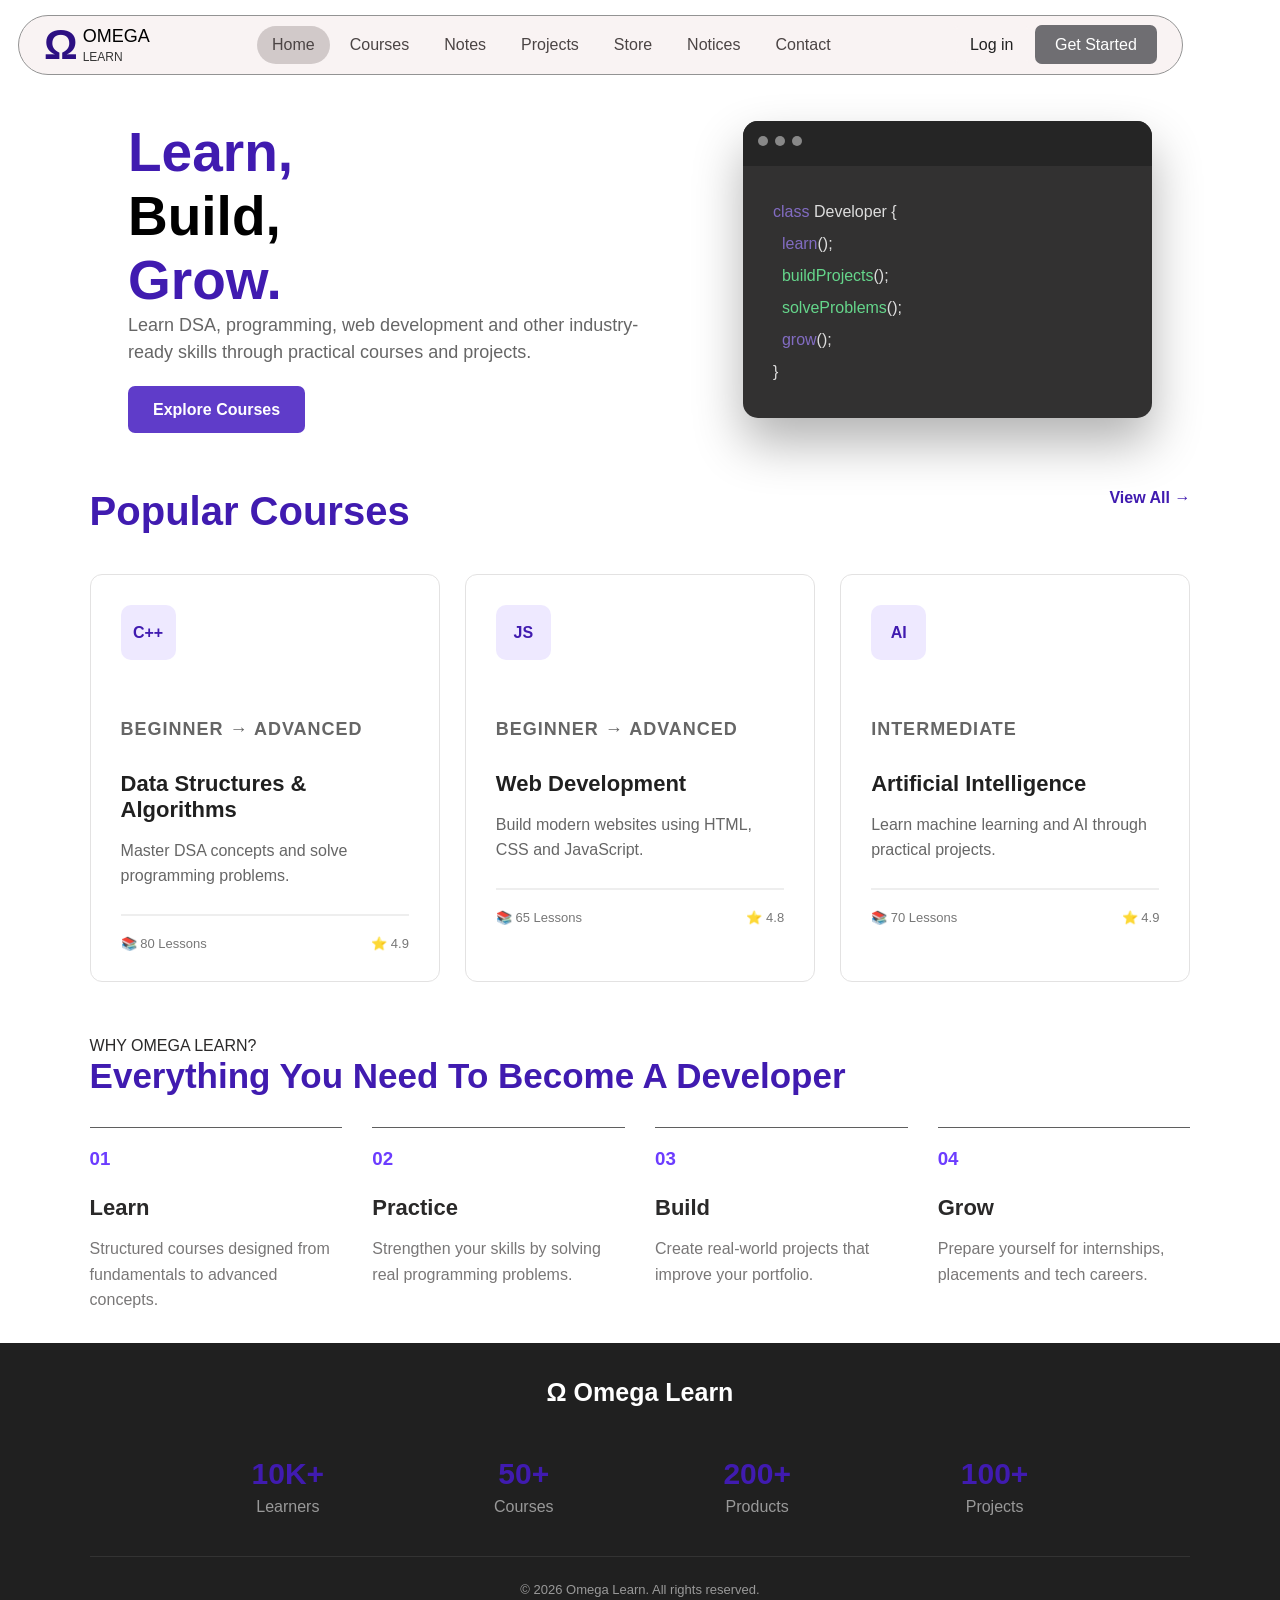
<file: web_project/index.html>
<!-- index.html -->
<!DOCTYPE html>
<html lang="en">
<head>
    <meta charset="UTF-8">
    <meta name="viewport" content="width=device-width, initial-scale=1.0">

    <title>Ω Omega Learn</title>
    <link rel="stylesheet" href="style.css">
</head>

<body>

    <header>
        <div class="navbar">
            <div class="logo">
                <div class="logo-symbol">Ω</div>
                <div class="logo-text">
                    <span>OMEGA</span><br><span>LEARN</span>
                </div>
            </div>

            <nav>
                <a href="index.html" class="active">Home</a>
                <a href="courses.html">Courses</a>
                <a href="notes.html">Notes</a>
                <a href="project.html">Projects</a>
                <a href="store.html">Store</a>
                <a href="notices.html">Notices</a>
                <a href="contact.html">Contact</a>
            </nav>

            <div class="nav-buttons">
                <a href="login.html" class="login">Log in</a>
                <a href="signup.html" class="signup">Get Started</a>
            </div>
            
        </div>
    </header>

    <main>
        <section class="hero">
            <div class="hero-content">
                <h1><span class="text">Learn,</span><br>Build,<br><span class="text">Grow.</span></h1>
                <p class="hero-text">
                    Learn DSA, programming, web development and
                    other industry-ready skills through practical
                    courses and projects.
                </p>
                <div class="hero-buttons">
                    <a href="courses.html" class="btn">
                        Explore Courses
                    </a>
                </div>
            </div>

            <div class="hero-card">
                <div class="code-top">
                    <span></span>
                    <span></span>
                    <span></span>
                </div>
                <div class="code">
                    <p><span class="blue">class</span> Developer {</p>
                    <p>&nbsp;&nbsp;<span class="blue">learn</span>();</p>
                    <p>&nbsp;&nbsp;<span class="green">buildProjects</span>();</p>
                    <p>&nbsp;&nbsp;<span class="green">solveProblems</span>();</p>
                    <p>&nbsp;&nbsp;<span class="blue">grow</span>();</p>
                    <p>}</p>
                </div>
            </div>
        </section>

        <section class="course-heading">
            <div class="section">
                <div>
                    <h2>Popular Courses</h2>
                </div>
                <a href="courses.html">View All →</a>
            </div>

            <div class="course">
                <div class="course-card">
                    <a href="dsa.html">
                    <div class="course-icon">C++</div>
                    <p class="level">BEGINNER → ADVANCED</p>
                    <h3>Data Structures & Algorithms</h3>
                    <p>
                        Master DSA concepts and solve
                        programming problems.
                    </p>
                    <div class="course-bottom">
                        <span>📚 80 Lessons</span>
                        <span>⭐ 4.9</span>
                    </div>
                    </a>
                </div>

                <div class="course-card">
                    <div class="course-icon">JS</div>
                    <p class="level">BEGINNER → ADVANCED</p>
                    <h3>Web Development</h3>
                    <p>
                        Build modern websites using HTML,
                        CSS and JavaScript.
                    </p>
                    <div class="course-bottom">
                        <span>📚 65 Lessons</span>
                        <span>⭐ 4.8</span>
                    </div>
                </div>

                <div class="course-card">
                    <div class="course-icon">AI</div>
                    <p class="level">INTERMEDIATE</p>
                    <h3>Artificial Intelligence</h3>
                    <p>
                        Learn machine learning and AI
                        through practical projects.
                    </p>
                    <div class="course-bottom">
                        <span>📚 70 Lessons</span>
                        <span>⭐ 4.9</span>
                    </div>
                </div>
            </div>
        </section>
        
        <section class="why-section">
            <p class="title">WHY OMEGA LEARN?</p>
            <h2>Everything You Need To Become A Developer</h2>
            <div class="features">
                <div class="feature">
                    <h3>01</h3>
                    <h4>Learn</h4>
                    <p>
                        Structured courses designed from
                        fundamentals to advanced concepts.
                    </p>
                </div>

                <div class="feature">
                    <h3>02</h3>
                    <h4>Practice</h4>
                    <p>
                        Strengthen your skills by solving
                        real programming problems.
                    </p>
                </div>

                <div class="feature">
                    <h3>03</h3>
                    <h4>Build</h4>
                    <p>
                        Create real-world projects that
                        improve your portfolio.
                    </p>
                </div>

                <div class="feature">
                    <h3>04</h3>
                    <h4>Grow</h4>
                    <p>
                        Prepare yourself for internships,
                        placements and tech careers.
                    </p>
                </div>
            </div>
        </section>
    </main>

    <footer>
        <div class="footer-logo">
            Ω Omega Learn
        </div>
        <section class="f-text">
            <div>
                <h2>10K+</h2>
                <p>Learners</p>
            </div>

            <div>
                <h2>50+</h2>
                <p>Courses</p>
            </div>

            <div>
                <h2>200+</h2>
                <p>Products</p>
            </div>

            <div>
                <h2>100+</h2>
                <p>Projects</p>
            </div>
        </section>
        <p class="copyright">
            © 2026 Omega Learn. All rights reserved.
        </p>
    </footer>
    <script src="script.js"></script>
</body>

</html>
</file>
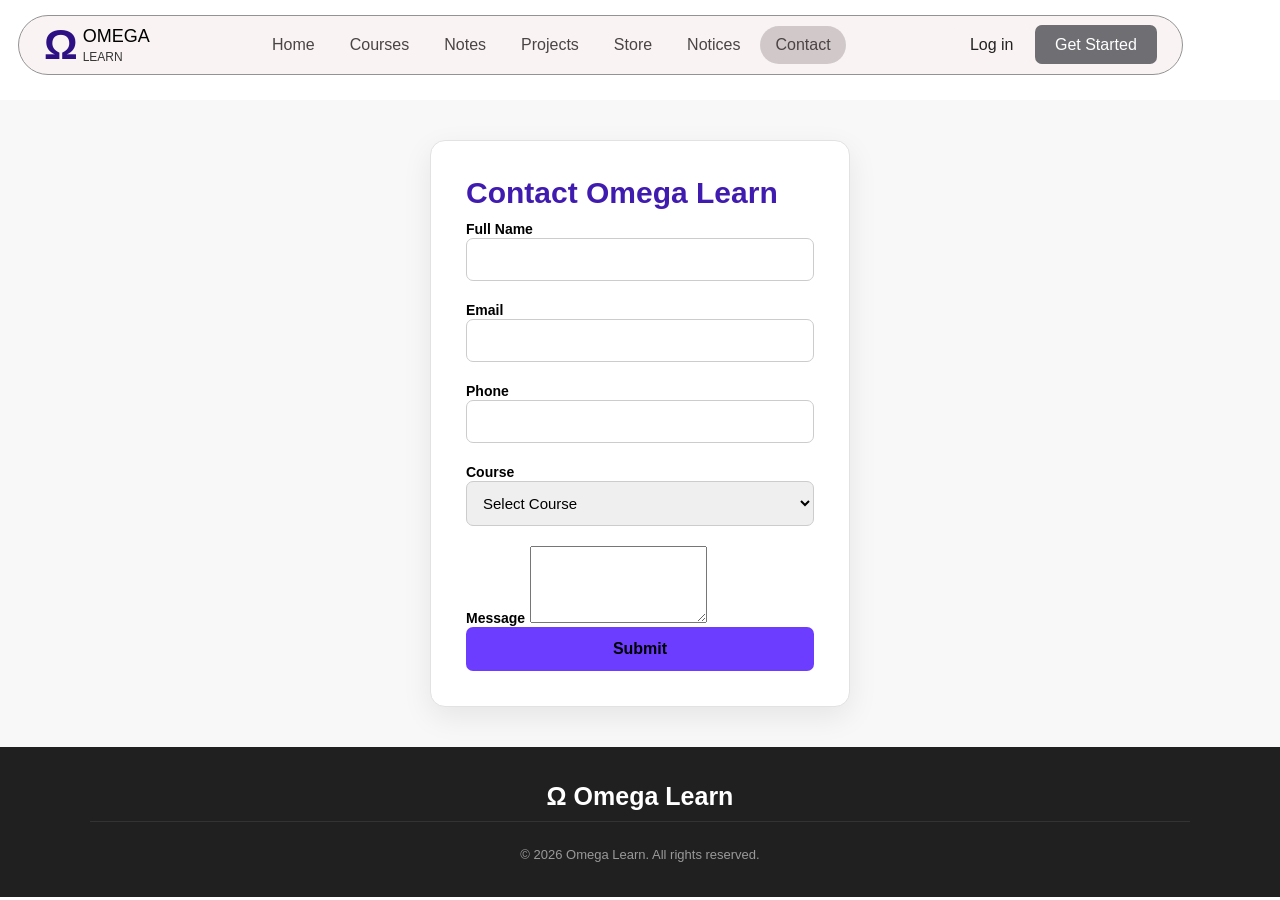
<file: web_project/contact.html>
<!-- http://localhost/web_project/contact.html -->
<!DOCTYPE html>
<html lang="en">
<head>
    <meta charset="UTF-8">
    <meta name="viewport" content="width=device-width, initial-scale=1.0">
    <title>Contact - Omega Learn</title>
    <link rel="stylesheet" href="style.css">
</head>
<body>

<header>
    <div class="navbar">
        <div class="logo">
            <div class="logo-symbol">Ω</div>
            <div class="logo-text">
                <span>OMEGA</span><br>
                <span>LEARN</span>
            </div>
        </div>

        <nav>
            <a href="index.html">Home</a>
            <a href="courses.html">Courses</a>
            <a href="notes.html">Notes</a>
            <a href="project.html">Projects</a>
            <a href="store.html">Store</a>
            <a href="notices.html">Notices</a>
            <a href="contact.html" class="active">Contact</a>
        </nav>

        <div class="nav-buttons">
            <a href="login.html" class="login">Log in</a>
            <a href="signup.html" class="signup">Get Started</a>
        </div>
    </div>
</header>

<main>
    <section class="signup-page">

        <div class="signup-box">

            <h2>Contact Omega Learn</h2>

            <form action="process.php" method="POST">

                <label for="name">Full Name</label>
                <input type="text" id="name" name="name" required>

                <label for="email">Email</label>
                <input type="email" id="email" name="email" required>

                <label for="phone">Phone</label>
                <input type="text" id="phone" name="phone" required>

                <label for="course">Course</label>
                <select id="course" name="course" required>
                    <option value="">Select Course</option>
                    <option value="C Programming">C Programming</option>
                    <option value="C++">C++</option>
                    <option value="DSA">DSA</option>
                    <option value="Web Development">Web Development</option>
                    <option value="Python">Python</option>
                    <option value="AI">AI</option>
                </select>

                <label for="message">Message</label>
                <textarea id="message" name="message" rows="5" required></textarea>

                <button type="submit">Submit</button>

            </form>

        </div>

    </section>
</main>

<footer>
    <div class="footer-logo">
        Ω Omega Learn
    </div>

    <p class="copyright">
        © 2026 Omega Learn. All rights reserved.
    </p>
</footer>


</body>
</html>
</file>
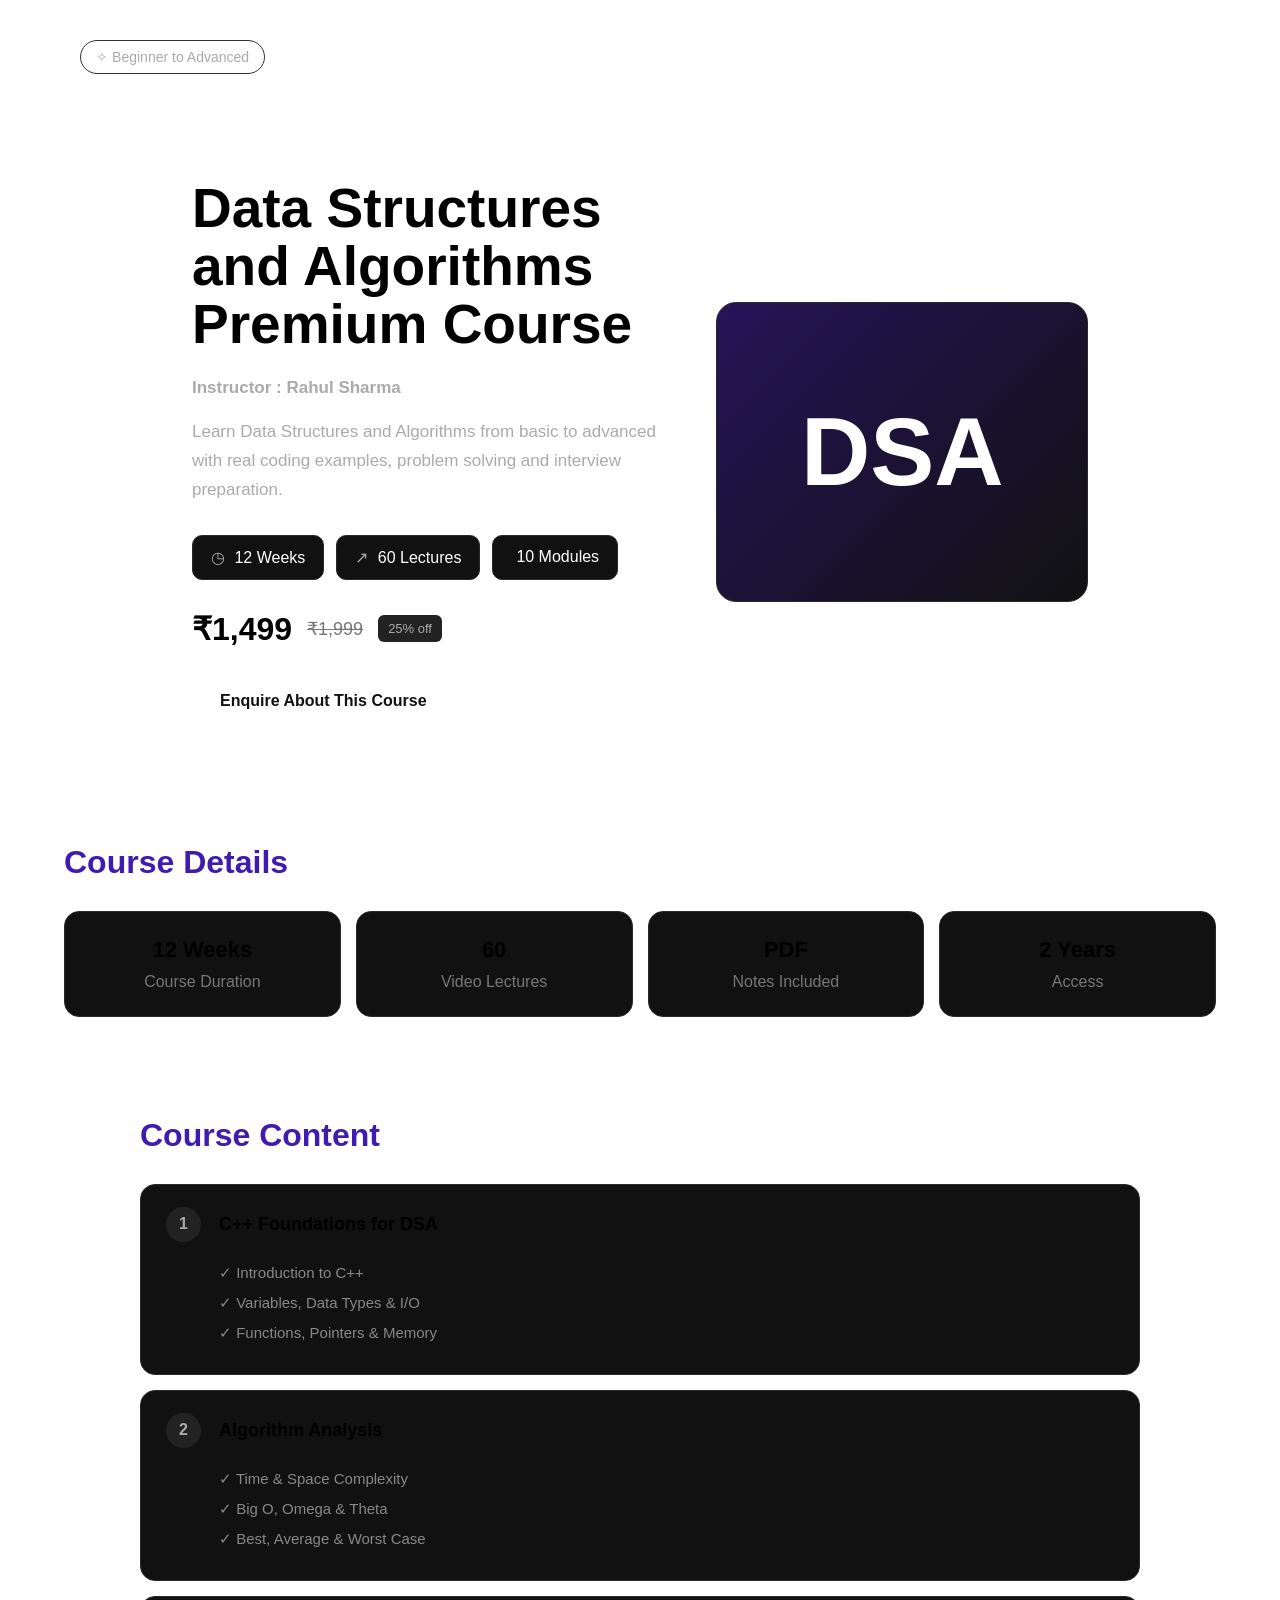
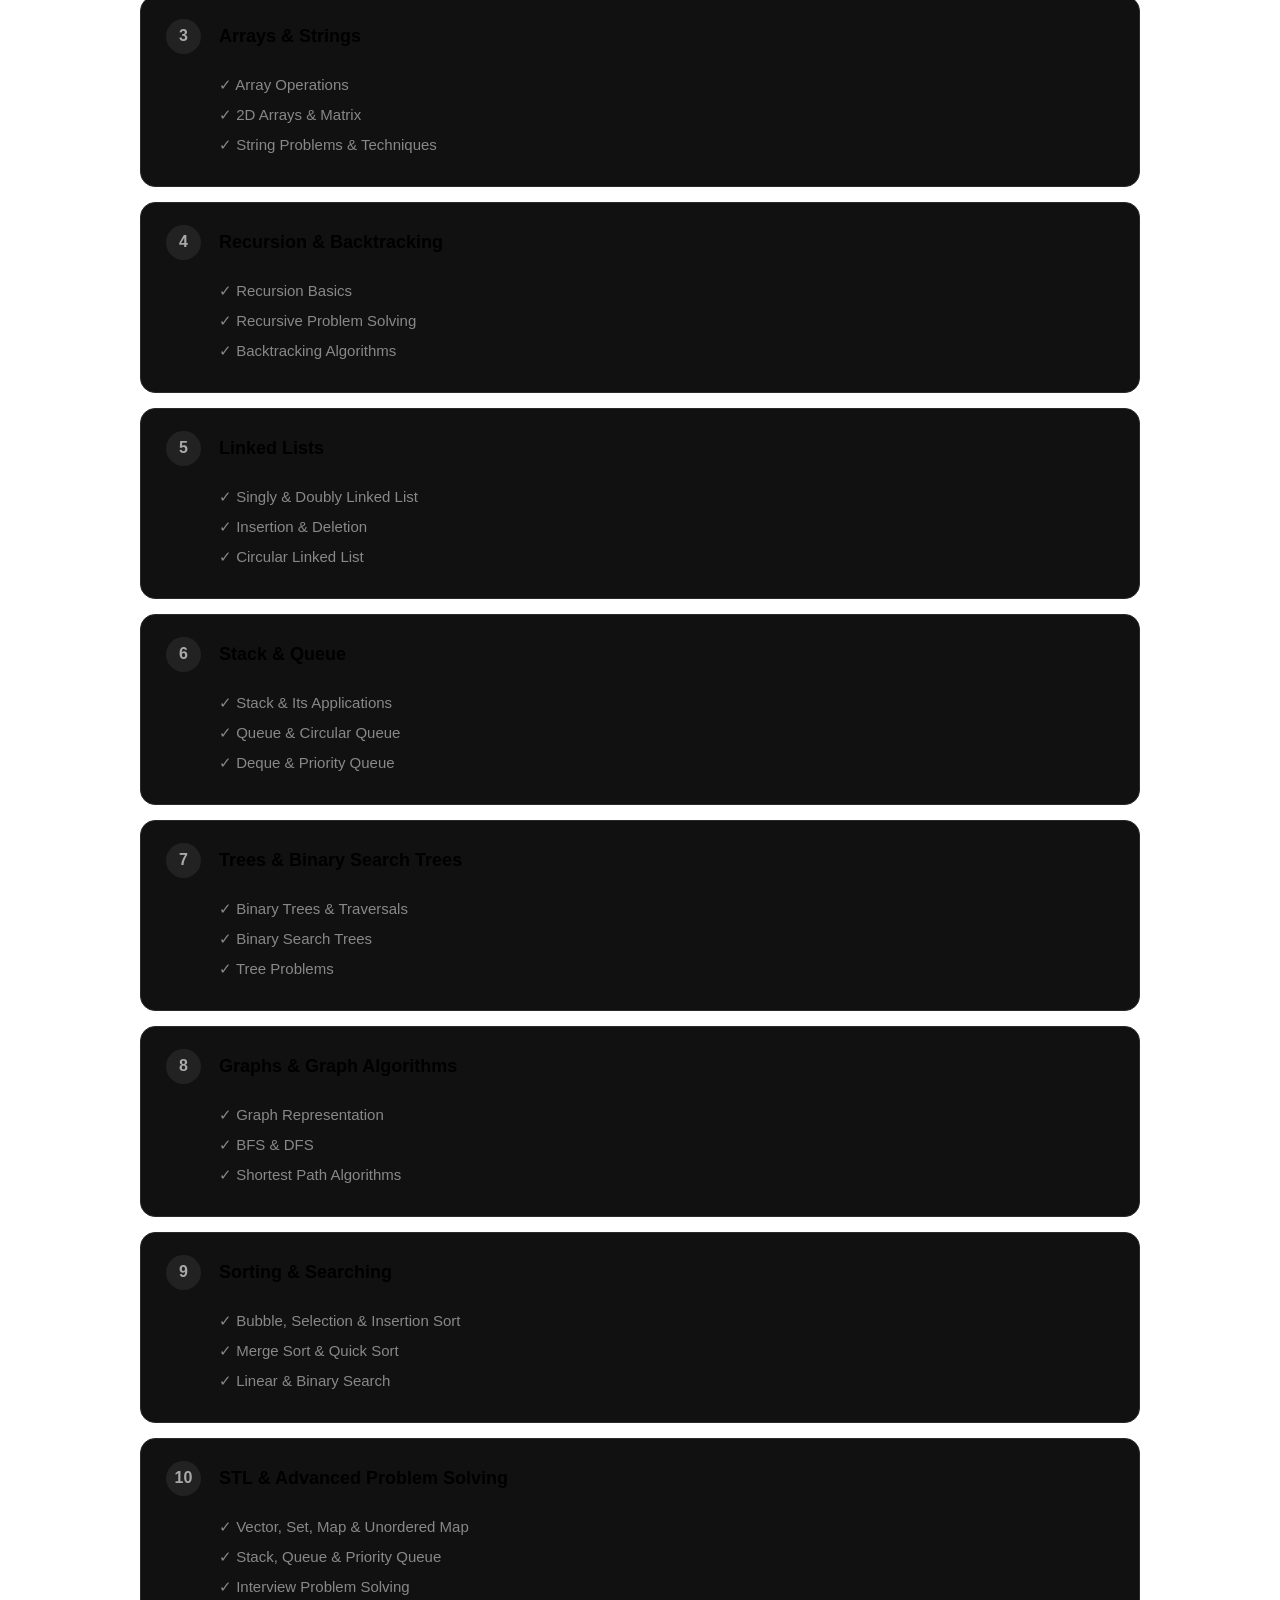
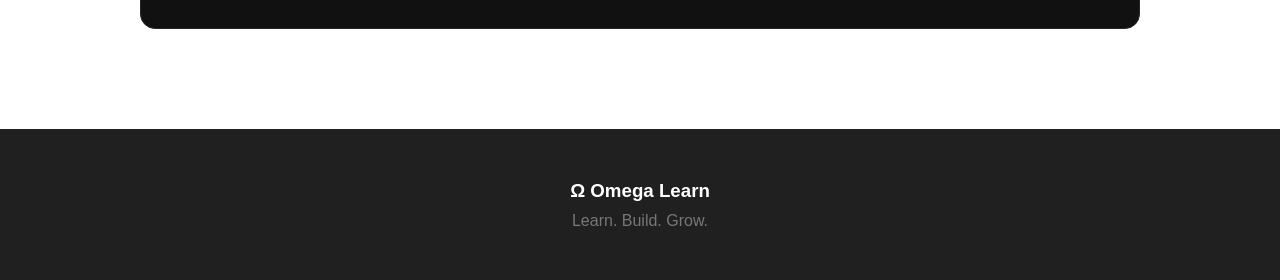
<file: web_project/dsa.html>
<!DOCTYPE html>
<html lang="en">

<head>
    <meta charset="UTF-8">
    <meta name="viewport" content="width=device-width, initial-scale=1.0">
    
    <title>DSA Course</title>
    <link rel="stylesheet" href="style.css">
</head>

<body>

    <header>
        <div class="tag">
            ✧ Beginner to Advanced
        </div>
        
    </header>


    <main>

        <section class="hero">

            <div class="left">

                <h1>
                    Data Structures<br>
                    and Algorithms<br>
                    Premium Course
                </h1>

                <h3>
                    Instructor : Rahul Sharma
                </h3>

                <p>
                    Learn Data Structures and Algorithms from basic
                    to advanced with real coding examples, problem
                    solving and interview preparation.
                </p>

                <div class="info">

                    <div>
                        ◷
                        <span>12 Weeks</span>
                    </div>

                    <div>
                        ↗
                        <span>60 Lectures</span>
                    </div>

                    <div>
                        <span>10 Modules</span>
                    </div>

                </div>

                <div class="price">
                    <strong>₹1,499</strong>
                    <del>₹1,999</del>
                    <span>25% off</span>
                </div>

                <a href="contact.html" class="enroll">
                    Enquire About This Course
                </a>

            </div>


            <div class="right course-illustration" aria-hidden="true">
                <span>DSA</span>
            </div>

        </section>


        <section class="details">

            <h2>Course Details</h2>

            <div class="cards">

                <div>
                    <h3>12 Weeks</h3>
                    <p>Course Duration</p>
                </div>

                <div>
                    <h3>60</h3>
                    <p>Video Lectures</p>
                </div>

                <div>
                    <h3>PDF</h3>
                    <p>Notes Included</p>
                </div>

                <div>
                    <h3>2 Years</h3>
                    <p>Access</p>
                </div>

            </div>

        </section>


        <section class="modules">

            <h2>Course Content</h2>


            <div class="mod">

                <div class="mh">
                    <span>1</span>
                    <h3>C++ Foundations for DSA</h3>
                </div>

                <div class="lessons">
                    <p>✓ Introduction to C++</p>
                    <p>✓ Variables, Data Types & I/O</p>
                    <p>✓ Functions, Pointers & Memory</p>
                </div>

            </div>


            <div class="mod">

                <div class="mh">
                    <span>2</span>
                    <h3>Algorithm Analysis</h3>
                </div>

                <div class="lessons">
                    <p>✓ Time & Space Complexity</p>
                    <p>✓ Big O, Omega & Theta</p>
                    <p>✓ Best, Average & Worst Case</p>
                </div>

            </div>


            <div class="mod">

                <div class="mh">
                    <span>3</span>
                    <h3>Arrays & Strings</h3>
                </div>

                <div class="lessons">
                    <p>✓ Array Operations</p>
                    <p>✓ 2D Arrays & Matrix</p>
                    <p>✓ String Problems & Techniques</p>
                </div>

            </div>


            <div class="mod">

                <div class="mh">
                    <span>4</span>
                    <h3>Recursion & Backtracking</h3>
                </div>

                <div class="lessons">
                    <p>✓ Recursion Basics</p>
                    <p>✓ Recursive Problem Solving</p>
                    <p>✓ Backtracking Algorithms</p>
                </div>

            </div>


            <div class="mod">

                <div class="mh">
                    <span>5</span>
                    <h3>Linked Lists</h3>
                </div>

                <div class="lessons">
                    <p>✓ Singly & Doubly Linked List</p>
                    <p>✓ Insertion & Deletion</p>
                    <p>✓ Circular Linked List</p>
                </div>

            </div>


            <div class="mod">

                <div class="mh">
                    <span>6</span>
                    <h3>Stack & Queue</h3>
                </div>

                <div class="lessons">
                    <p>✓ Stack & Its Applications</p>
                    <p>✓ Queue & Circular Queue</p>
                    <p>✓ Deque & Priority Queue</p>
                </div>

            </div>


            <div class="mod">

                <div class="mh">
                    <span>7</span>
                    <h3>Trees & Binary Search Trees</h3>
                </div>

                <div class="lessons">
                    <p>✓ Binary Trees & Traversals</p>
                    <p>✓ Binary Search Trees</p>
                    <p>✓ Tree Problems</p>
                </div>

            </div>


            <div class="mod">

                <div class="mh">
                    <span>8</span>
                    <h3>Graphs & Graph Algorithms</h3>
                </div>

                <div class="lessons">
                    <p>✓ Graph Representation</p>
                    <p>✓ BFS & DFS</p>
                    <p>✓ Shortest Path Algorithms</p>
                </div>

            </div>


            <div class="mod">

                <div class="mh">
                    <span>9</span>
                    <h3>Sorting & Searching</h3>
                </div>

                <div class="lessons">
                    <p>✓ Bubble, Selection & Insertion Sort</p>
                    <p>✓ Merge Sort & Quick Sort</p>
                    <p>✓ Linear & Binary Search</p>
                </div>

            </div>


            <div class="mod">

                <div class="mh">
                    <span>10</span>
                    <h3>STL & Advanced Problem Solving</h3>
                </div>

                <div class="lessons">
                    <p>✓ Vector, Set, Map & Unordered Map</p>
                    <p>✓ Stack, Queue & Priority Queue</p>
                    <p>✓ Interview Problem Solving</p>
                </div>

            </div>

        </section>

    </main>


    <footer>

        <h3>Ω Omega Learn</h3>

        <p>Learn. Build. Grow.</p>

    </footer>

    <style>
    /* course page */

.tag {
    display: inline-block;
    margin: 25px 5%;
    padding: 8px 15px;
    border: 1px solid #333;
    border-radius: 20px;
    color: #aaa;
    font-size: 14px;
}

.hero {
    width: 90%;
    max-width: 1200px;
    margin: 60px auto 100px;
    display: grid;
    grid-template-columns: 1fr 0.8fr;
    gap: 60px;
    align-items: center;
}

.left h1 {
    font-size: 55px;
    line-height: 1.05;
    margin-bottom: 25px;
}

.left h3 {
    color: #aaa;
    font-size: 17px;
    margin-bottom: 20px;
}

.left p {
    max-width: 600px;
    color: #aaa;
    font-size: 17px;
    line-height: 1.7;
    margin-bottom: 30px;
}

.info {
    display: flex;
    gap: 12px;
    margin-bottom: 30px;
}

.info div {
    padding: 12px 18px;
    border: 1px solid #292929;
    border-radius: 10px;
    background: #111;
    color: #aaa;
}

.info span {
    color: white;
    margin-left: 5px;
}

.price {
    display: flex;
    align-items: center;
    gap: 15px;
    margin-bottom: 30px;
}

.price strong {
    font-size: 32px;
}

.price del {
    color: #777;
    font-size: 18px;
}

.price span {
    padding: 6px 10px;
    background: #222;
    color: #aaa;
    border-radius: 6px;
    font-size: 13px;
}

.enroll {
    display: inline-block;
    padding: 14px 28px;
    background: white;
    color: #111;
    text-decoration: none;
    font-weight: bold;
    border-radius: 10px;
    transition: 0.3s;
}

.enroll:hover {
    background: #ccc;
    transform: translateY(-2px);
}

.course-illustration {
    min-height: 300px;
    display: grid;
    place-items: center;
    border: 1px solid #292929;
    border-radius: 20px;
    background: linear-gradient(135deg, #251458, #111);
    color: #fff;
    font-size: 96px;
    font-weight: bold;
}

.right img {
    width: 100%;
    display: block;
    border-radius: 20px;
    border: 1px solid #292929;
}


/* course details */

.details {
    width: 90%;
    max-width: 1200px;
    margin: 0 auto 100px;
}

.details h2,
.modules h2 {
    font-size: 32px;
    margin-bottom: 30px;
}

.cards {
    display: grid;
    grid-template-columns: repeat(4, 1fr);
    gap: 15px;
}

.cards div {
    padding: 25px;
    background: #111;
    border: 1px solid #292929;
    border-radius: 15px;
    text-align: center;
}

.cards h3 {
    font-size: 22px;
    margin-bottom: 10px;
}

.cards p {
    color: #777;
}


/* modules */

.modules {
    width: 90%;
    max-width: 1000px;
    margin: 0 auto 100px;
}

.mod {
    margin-bottom: 15px;
    border: 1px solid #292929;
    border-radius: 15px;
    background: #111;
    overflow: hidden;
}

.mh {
    display: flex;
    align-items: center;
    gap: 18px;
    padding: 22px 25px;
}

.mh span {
    width: 35px;
    height: 35px;
    display: flex;
    justify-content: center;
    align-items: center;
    border-radius: 50%;
    background: #222;
    color: #aaa;
    font-weight: bold;
}

.mh h3 {
    font-size: 18px;
}

.lessons {
    padding: 0 25px 20px 78px;
}

.lessons p {
    color: #888;
    margin-bottom: 12px;
    font-size: 15px;
}


/* footer */

footer {
    margin-top: 100px;
    padding: 50px 5%;
    border-top: 1px solid #222;
    text-align: center;
}

footer h3 {
    margin-bottom: 10px;
}

footer p {
    color: #777;
}


/* responsive */

@media (max-width: 900px) {

    .hero {
        grid-template-columns: 1fr;
        gap: 40px;
    }

    .left h1 {
        font-size: 45px;
    }

    .cards {
        grid-template-columns: repeat(2, 1fr);
    }
}


@media (max-width: 600px) {

    .hero {
        width: 92%;
    }

    .left h1 {
        font-size: 36px;
    }

    .info {
        flex-direction: column;
    }

    .cards {
        grid-template-columns: 1fr;
    }

    .mh {
        padding: 18px;
    }

    .lessons {
        padding-left: 70px;
    }
}





</style>
<script>
 /*COURSE CARD CLICK*/
    const courseCards = document.querySelectorAll(".course-card");
    courseCards.forEach(function (card) {
        card.addEventListener("click", function (event) {
            const link = card.querySelector("a");
            if (link && !event.target.closest("a")) {
                window.location.href = link.href;
            }
        });
    });

    /*NOTE / PROJECT CLICK*/
    const notes = document.querySelectorAll(".note");
    notes.forEach(function (note) {
        note.addEventListener("click", function (event) {
            const link = note.querySelector("a");
            if (link && !event.target.closest("a")) {
                window.location.href = link.href;
            }
        });
    });

    /* PRODUCT ADD BUTTON */
    const addButtons = document.querySelectorAll(".product-info a");
    addButtons.forEach(function (button) {
        button.addEventListener("click", function () {
            const product = button.closest(".product");
            if (product) {

                const productName = product.querySelector("h3").textContent;
                const productPrice = product.querySelector("h4").textContent;

                localStorage.setItem("productName", productName);
                localStorage.setItem("productPrice", productPrice);
            }
        });
    });



    /* NAVBAR ACTIVE LINK */
    const currentPage = window.location.pathname.split("/").pop() || "index.html";
    const navLinks = document.querySelectorAll("nav a");

    navLinks.forEach(function (link) {
        const linkPage = link.getAttribute("href");
        link.classList.remove("active");
        if (linkPage === currentPage) {
            link.classList.add("active");
        }
    });

    /*MOBILE NAVBAR*/
    const navbar = document.querySelector(".navbar");
    const nav = document.querySelector("nav");
    const navButtons = document.querySelector(".nav-buttons");

    if (navbar && nav) {
        const menuButton = document.createElement("button");
        menuButton.className = "menu-btn";
        menuButton.innerHTML = "☰";
        menuButton.setAttribute("aria-label", "Open Menu");
        navbar.insertBefore(menuButton, nav);

        menuButton.addEventListener("click", function () {
            nav.classList.toggle("show-menu");
            if (navButtons) {
                navButtons.classList.toggle("show-buttons");
            }
            if (nav.classList.contains("show-menu")) {
                menuButton.innerHTML = "✕";
            } else {
                menuButton.innerHTML = "☰";
            }
        });
        navLinks.forEach(function (link) {
            link.addEventListener("click", function () {

                if (window.innerWidth <= 600) {
                    nav.classList.remove("show-menu");
                    if (navButtons) {
                        navButtons.classList.remove("show-buttons");
                    }
                    menuButton.innerHTML = "☰";
                }
            });
        });


        window.addEventListener("resize", function () {
            if (window.innerWidth > 600) {
                nav.classList.remove("show-menu");
                if (navButtons) {
                    navButtons.classList.remove("show-buttons");
                }
                menuButton.innerHTML = "☰";
            }
        });
    }
</script>
</body>
</html>
</file>
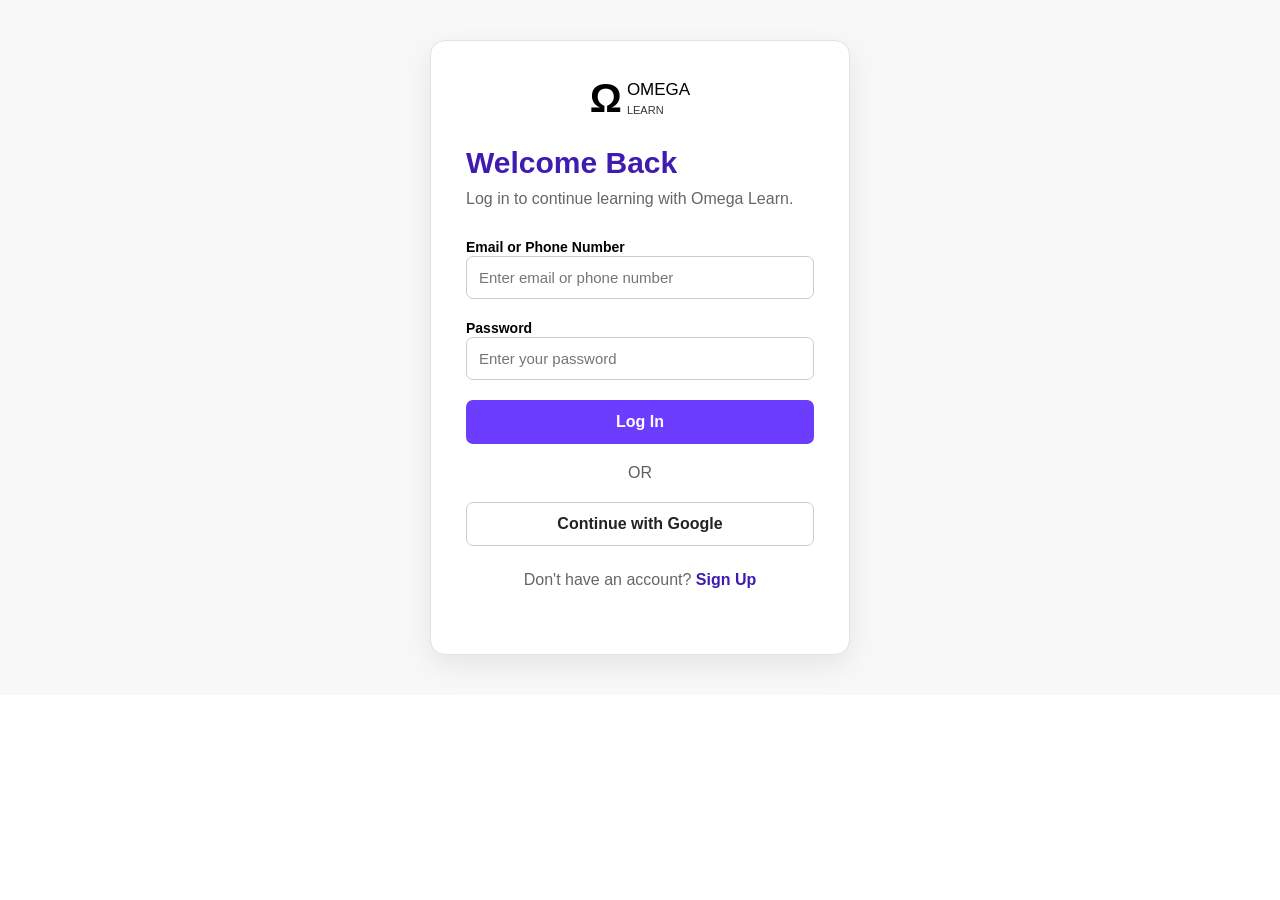
<file: web_project/login.html>
<!DOCTYPE html>
<html lang="en">

<head>
    <meta charset="UTF-8">
    <meta name="viewport" content="width=device-width, initial-scale=1.0">

    <title>Log In | Omega Learn</title>
    <link rel="stylesheet" href="style.css">
</head>

<body>

    <main>
        <section class="signup-page">
            <div class="signup-box">

                <div class="Logo">
                    <div class="Logo-symbol">Ω</div>
                    <div class="Logo-text">
                        <span>OMEGA</span><br>
                        <span>LEARN</span>
                    </div>
                </div>

                <h2>Welcome Back</h2>
                <p>Log in to continue learning with Omega Learn.</p>

                <form id="loginForm" action="login.php" method="POST" novalidate>

                    <label for="loginEmail">Email or Phone Number</label>
                    <input type="text" id="loginEmail" name="email" placeholder="Enter email or phone number"
                        autocomplete="username" required>
                    <small class="error" id="loginEmailError"></small>

                    <label for="loginPassword">Password</label>
                    <input type="password" id="loginPassword" name="password" placeholder="Enter your password"
                        autocomplete="current-password" required>
                    <small class="error" id="loginPasswordError"></small>

                    <button type="submit" class="form-btn">
                        Log In
                    </button>

                </form>

                <div class="or">
                    <span>OR</span>
                </div>

                <a href="#" class="google">Continue with Google</a>

                <p class="account">
                    Don't have an account?
                    <a href="signup.html">Sign Up</a>
                </p>

            </div>
        </section>
    </main>

    <script src="script.js"></script>

</body>

</html>
</file>
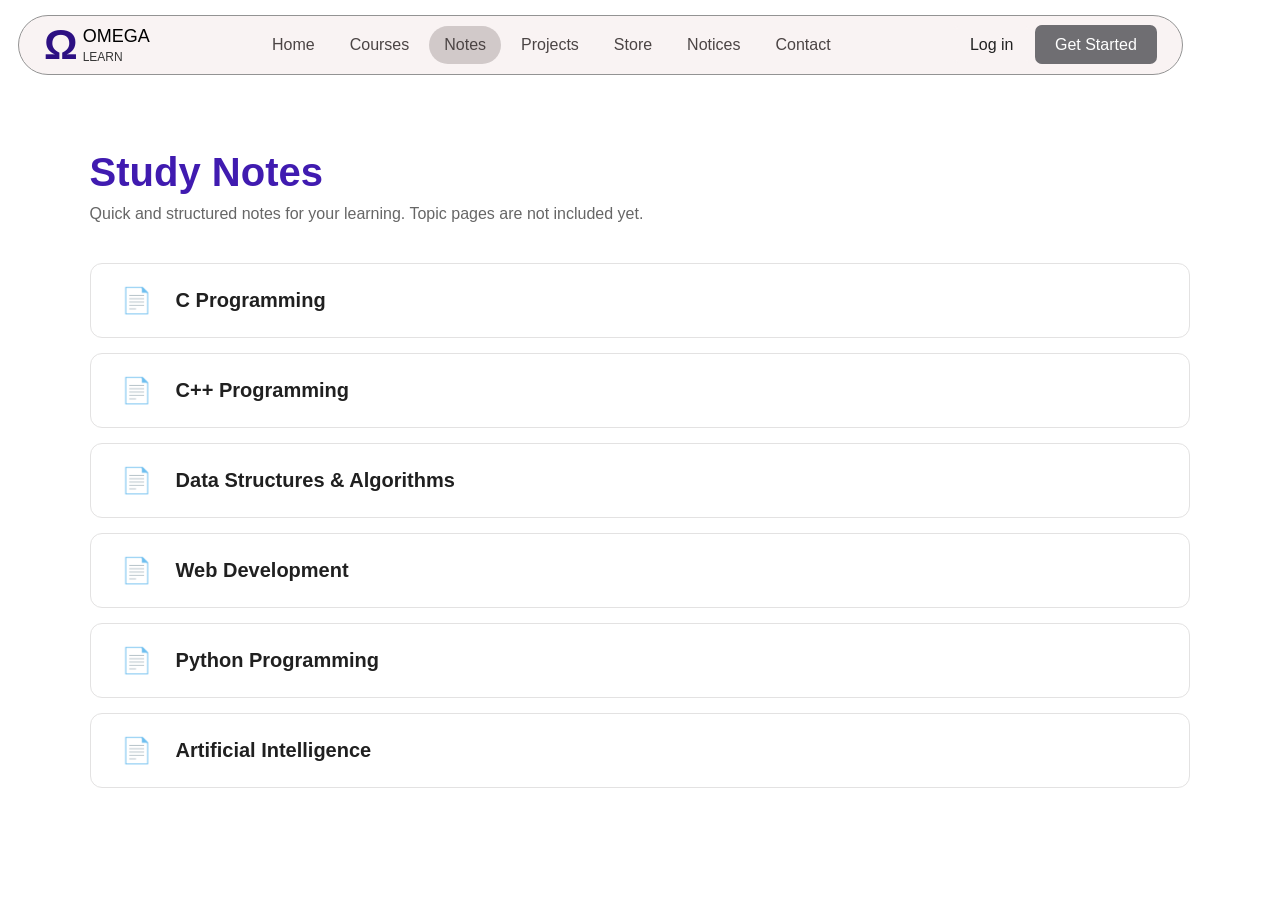
<file: web_project/notes.html>
<!-- notes.html -->
<!DOCTYPE html>
<html lang="en">
<head>
    <meta charset="UTF-8">
    <meta name="viewport" content="width=device-width, initial-scale=1.0">
    
    <title>Notes</title>
    <link rel="stylesheet" href="style.css">
</head>

<body>

    <header>
        <div class="navbar">
            <div class="logo">
                <div class="logo-symbol">Ω</div>
                <div class="logo-text">
                    <span>OMEGA</span><br>
                    <span>LEARN</span>
                </div>
            </div>

            <nav>
                <a href="index.html">Home</a>
                <a href="courses.html">Courses</a>
                <a href="notes.html" class="active">Notes</a>
                <a href="project.html">Projects</a>
                <a href="store.html">Store</a>
                <a href="notices.html">Notices</a>
                <a href="contact.html">Contact</a>
            </nav>

            <div class="nav-buttons">
                <a href="login.html" class="login">Log in</a>
                <a href="signup.html" class="signup">Get Started</a>
            </div>
            
        </div>
    </header>

    <main>
        <section class="notes">
            <h2>Study Notes</h2>
            <p>Quick and structured notes for your learning. Topic pages are not included yet.</p>

            <div class="note">
                <div class="note-content">
                    <span class="note-icon">📄</span>
                    <h3>C Programming</h3>
                </div>
            </div>

            <div class="note">
                <div class="note-content">
                    <span class="note-icon">📄</span>
                    <h3>C++ Programming</h3>
                </div>
            </div>

            <div class="note">
                <div class="note-content">
                    <span class="note-icon">📄</span>
                    <h3>Data Structures & Algorithms</h3>
                </div>
            </div>

            <div class="note">
                <div class="note-content">
                    <span class="note-icon">📄</span>
                    <h3>Web Development</h3>
                </div>
            </div>

            <div class="note">
                <div class="note-content">
                    <span class="note-icon">📄</span>
                    <h3>Python Programming</h3>
                </div>
            </div>

            <div class="note">
                <div class="note-content">
                    <span class="note-icon">📄</span>
                    <h3>Artificial Intelligence</h3>
                </div>
            </div>
        </section>
    </main>
    <script src="script.js"></script>
</body>

</html>
</file>
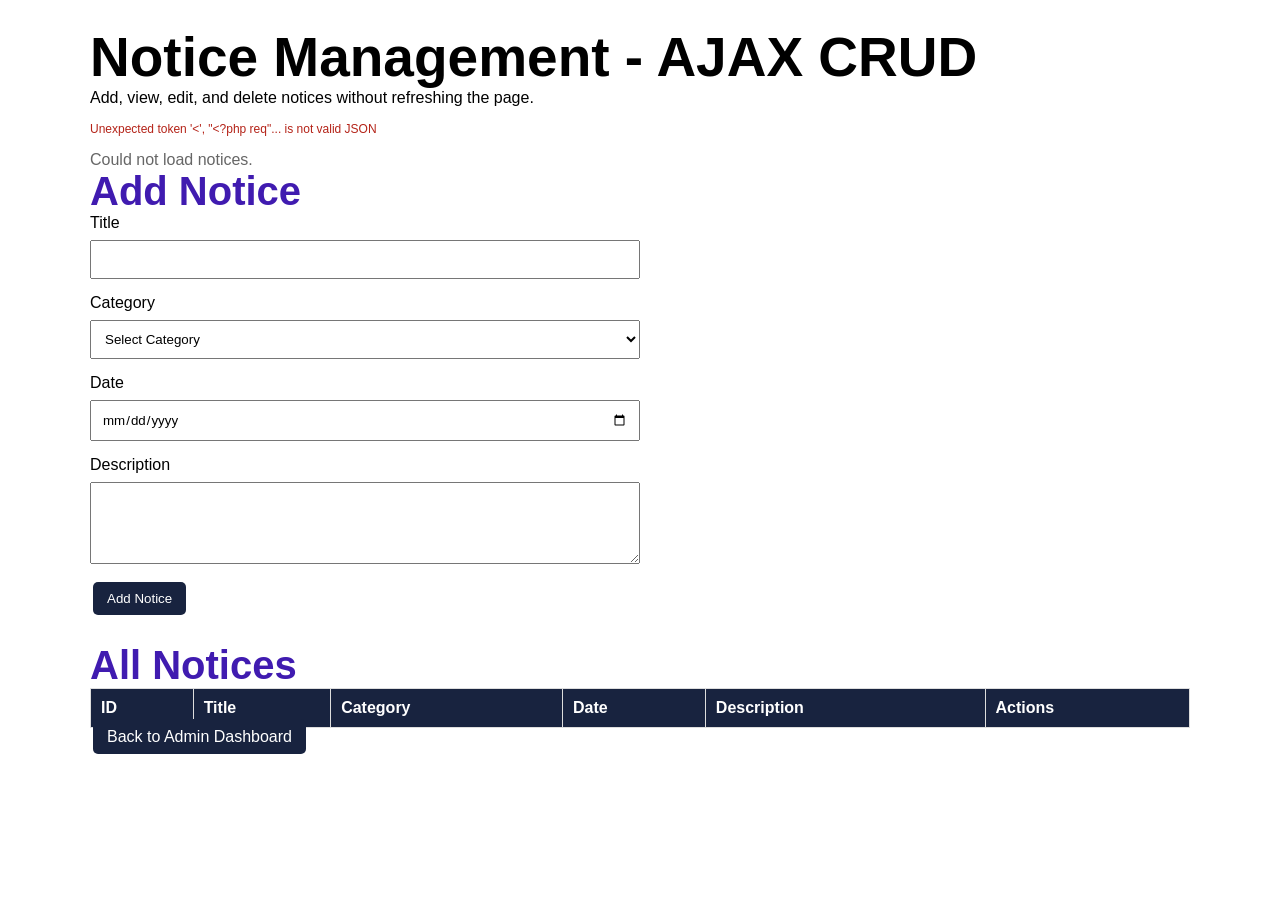
<file: web_project/notice_ajax.html>
<!DOCTYPE html>
<html lang="en">
<head>
    <meta charset="UTF-8">
    <meta name="viewport" content="width=device-width, initial-scale=1.0">
    <title>Notice AJAX CRUD - Omega Learn</title>
    <link rel="stylesheet" href="style.css">

    <style>
        body { font-family: Arial, sans-serif; padding: 25px; }
        .container { max-width: 1100px; margin: auto; }
        form { max-width: 550px; margin-bottom: 25px; }
        input, select, textarea {
            display: block;
            box-sizing: border-box;
            width: 100%;
            padding: 10px;
            margin: 8px 0 15px;
        }
        button, .back {
            padding: 9px 14px;
            border: 0;
            border-radius: 5px;
            background: #18233f;
            color: white;
            cursor: pointer;
            text-decoration: none;
            margin: 3px;
        }
        .delete { background: #b42318; }
        table { width: 100%; border-collapse: collapse; }
        th, td { padding: 10px; border: 1px solid #ddd; text-align: left; }
        th { background: #18233f; color: white; }
        #message { margin: 15px 0; }
        .success { color: green; }
        .error { color: #b42318; }
        .loading { color: #555; }
        @media (max-width: 700px) {
            .table-wrap { overflow-x: auto; }
            table { min-width: 650px; }
        }
    </style>
</head>
<body>
<div class="container">

    <h1>Notice Management - AJAX CRUD</h1>
    <p>Add, view, edit, and delete notices without refreshing the page.</p>

    <p id="message" role="status" aria-live="polite"></p>
    <p id="loading" class="loading">Loading notices...</p>

    <h2 id="formTitle">Add Notice</h2>

    <form id="noticeForm">
        <input type="hidden" id="noticeId">

        <label for="title">Title</label>
        <input type="text" id="title" maxlength="150" required>

        <label for="category">Category</label>
        <select id="category" required>
            <option value="">Select Category</option>
            <option>Notes</option>
            <option>Course</option>
            <option>Project</option>
            <option>Exam</option>
            <option>Event</option>
            <option>General</option>
            <option>Study</option>
        </select>

        <label for="date">Date</label>
        <input type="date" id="date" required>

        <label for="description">Description</label>
        <textarea id="description" rows="4" required></textarea>

        <button type="submit" id="saveButton">Add Notice</button>
        <button type="button" id="cancelButton" hidden>Cancel Edit</button>
    </form>

    <h2>All Notices</h2>

    <div class="table-wrap">
        <table>
            <thead>
                <tr>
                    <th>ID</th>
                    <th>Title</th>
                    <th>Category</th>
                    <th>Date</th>
                    <th>Description</th>
                    <th>Actions</th>
                </tr>
            </thead>
            <tbody id="noticeList"></tbody>
        </table>
    </div>

    <p><a class="back" href="admin.php">Back to Admin Dashboard</a></p>
</div>

<script>
const api = "notice_api.php";

const form = document.getElementById("noticeForm");
const list = document.getElementById("noticeList");
const message = document.getElementById("message");
const loading = document.getElementById("loading");
const saveButton = document.getElementById("saveButton");
const cancelButton = document.getElementById("cancelButton");

let busy = false;
let csrfToken = "";

function showMessage(text, type = "success") {
    message.textContent = text;
    message.className = type;
}

async function request(url, options = {}) {
    const headers = new Headers(options.headers || {});
    if (options.method && options.method !== "GET" && csrfToken) {
        headers.set("X-CSRF-Token", csrfToken);
    }

    const response = await fetch(url, { ...options, headers });
    const data = await response.json();

    if (!response.ok || !data.success) {
        throw new Error(data.message || "Request failed.");
    }

    if (data.csrfToken) {
        csrfToken = data.csrfToken;
    }

    return data;
}

function addCell(row, value) {
    const cell = document.createElement("td");
    cell.textContent = value ?? "";
    row.appendChild(cell);
}

function resetForm() {
    form.reset();
    document.getElementById("noticeId").value = "";
    document.getElementById("formTitle").textContent = "Add Notice";
    saveButton.textContent = "Add Notice";
    cancelButton.hidden = true;
}

async function loadNotices() {
    loading.hidden = false;
    loading.textContent = "Loading notices...";
    list.replaceChildren();

    try {
        const result = await request(api);
        if (!csrfToken) {
            showMessage("Log in as an administrator to manage notices.", "error");
            document.querySelector("thead th:last-child").hidden = true;
            form.hidden = true;
            document.getElementById("formTitle").hidden = true;
        }
        const fragment = document.createDocumentFragment();

        result.data.forEach(notice => {
            const row = document.createElement("tr");

            addCell(row, notice.id);
            addCell(row, notice.title);
            addCell(row, notice.category);
            addCell(row, notice.date);
            addCell(row, notice.description);

            if (csrfToken) {
                const actions = document.createElement("td");

                const edit = document.createElement("button");
                edit.textContent = "Edit";
                edit.type = "button";
                edit.addEventListener("click", () => editNotice(notice));

                const del = document.createElement("button");
                del.textContent = "Delete";
                del.type = "button";
                del.className = "delete";
                del.addEventListener("click", () => deleteNotice(notice.id));

                actions.append(edit, del);
                row.appendChild(actions);
            }

            fragment.appendChild(row);
        });

        list.appendChild(fragment);
        loading.hidden = true;

        if (result.data.length === 0) {
            loading.hidden = false;
            loading.textContent = "No notices found.";
        }
    } catch (error) {
        loading.hidden = false;
        loading.textContent = "Could not load notices.";
        showMessage(error.message, "error");
    }
}

function editNotice(notice) {
    document.getElementById("noticeId").value = notice.id;
    document.getElementById("title").value = notice.title;
    document.getElementById("category").value = notice.category;
    document.getElementById("date").value = notice.date;
    document.getElementById("description").value = notice.description;

    document.getElementById("formTitle").textContent = "Edit Notice";
    saveButton.textContent = "Update Notice";
    cancelButton.hidden = false;
    form.scrollIntoView({ behavior: "smooth" });
}

form.addEventListener("submit", async event => {
    event.preventDefault();
    if (busy) return;

    const id = document.getElementById("noticeId").value;

    const payload = {
        title: document.getElementById("title").value.trim(),
        category: document.getElementById("category").value,
        date: document.getElementById("date").value,
        description: document.getElementById("description").value.trim()
    };

    if (!payload.title || !payload.category ||
        !payload.date || !payload.description) {
        showMessage("Please fill in all fields.", "error");
        return;
    }

    if (!Number.isFinite(Date.parse(payload.date)) ||
        !/^\d{4}-\d{2}-\d{2}$/.test(payload.date)) {
        showMessage("Please enter a valid date.", "error");
        return;
    }

    if (id) payload.id = Number(id);

    busy = true;
    saveButton.disabled = true;
    showMessage(id ? "Updating notice..." : "Adding notice...", "loading");

    try {
        const result = await request(api, {
            method: id ? "PUT" : "POST",
            headers: { "Content-Type": "application/json" },
            body: JSON.stringify(payload)
        });

        resetForm();
        await loadNotices();
        showMessage(result.message);
    } catch (error) {
        showMessage(error.message, "error");
    } finally {
        busy = false;
        saveButton.disabled = false;
    }
});

async function deleteNotice(id) {
    if (busy) return;

    if (!confirm("Are you sure you want to delete this notice?")) return;

    busy = true;
    showMessage("Deleting notice...", "loading");

    try {
        const result = await request(api, {
            method: "DELETE",
            headers: { "Content-Type": "application/json" },
            body: JSON.stringify({ id })
        });

        if (document.getElementById("noticeId").value === String(id)) {
            resetForm();
        }

        await loadNotices();
        showMessage(result.message);
    } catch (error) {
        showMessage(error.message, "error");
    } finally {
        busy = false;
    }
}

cancelButton.addEventListener("click", resetForm);

loadNotices();
</script>
</body>
</html>
</file>
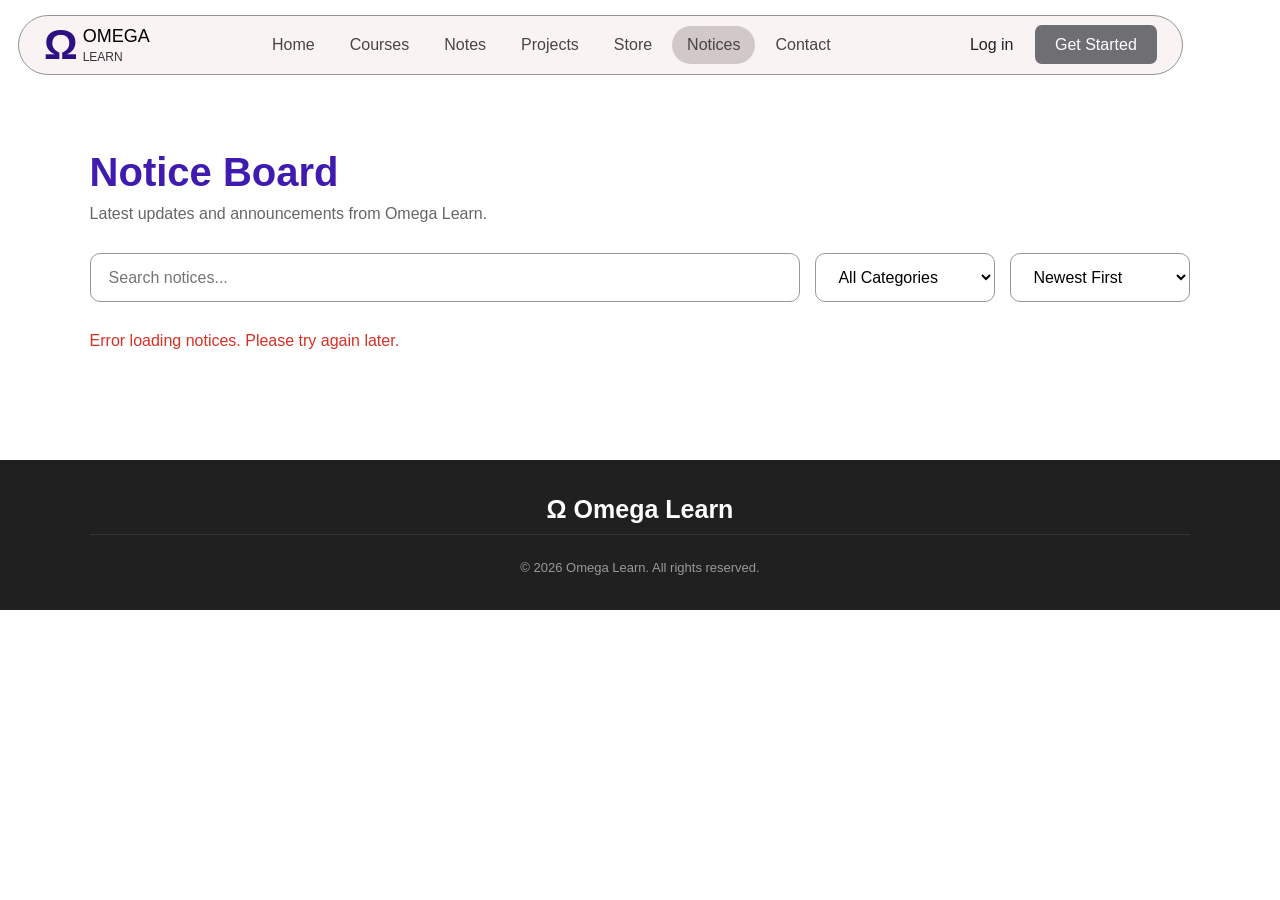
<file: web_project/notices.html>
<!DOCTYPE html>
<html lang="en">

<head>
    <meta charset="UTF-8">
    <meta name="viewport" content="width=device-width, initial-scale=1.0">

    <title>Notices - Omega Learn</title>

    <link rel="stylesheet" href="style.css">
</head>

<body>

    <header>

        <div class="navbar">

            <div class="logo">

                <div class="logo-symbol">Ω</div>

                <div class="logo-text">
                    <span>OMEGA</span><br>
                    <span>LEARN</span>
                </div>

            </div>


            <nav>

                <a href="index.html">Home</a>
                <a href="courses.html">Courses</a>
                <a href="notes.html">Notes</a>
                <a href="project.html">Projects</a>
                <a href="store.html">Store</a>
                <a href="notices.html" class="active">Notices</a>
                <a href="contact.html">Contact</a>

            </nav>


            <div class="nav-buttons">

                <a href="login.html" class="login">Log in</a>
                <a href="signup.html" class="signup">Get Started</a>

            </div>

        </div>

    </header>


    <main>

        <section class="notices">

            <h2>Notice Board</h2>

            <p>
                Latest updates and announcements from Omega Learn.
            </p>


            <div class="notice-controls">

                <input
                    type="text"
                    id="searchNotice"
                    aria-label="Search notices"
                    placeholder="Search notices..."
                >

                <label class="sr-only" for="categoryFilter">Filter notices by category</label>
                <select id="categoryFilter">

                    <option value="All">All Categories</option>
                    <option value="Notes">Notes</option>
                    <option value="Course">Course</option>
                    <option value="Project">Project</option>
                    <option value="Exam">Exam</option>
                    <option value="General">General</option>
                    <option value="Event">Event</option>
                    <option value="Study">Study</option>

                </select>


                <label class="sr-only" for="sortNotice">Sort notices</label>
                <select id="sortNotice">

                    <option value="newest">Newest First</option>
                    <option value="oldest">Oldest First</option>

                </select>

            </div>


            <p id="loading" role="status" aria-live="polite">
                Loading notices...
            </p>


            <p id="errorMessage" role="alert"></p>


            <div id="noticeList" aria-live="polite"></div>


            <div id="pagination"></div>

        </section>

    </main>


    <footer>

        <div class="footer-logo">
            Ω Omega Learn
        </div>

        <p class="copyright">
            © 2026 Omega Learn. All rights reserved.
        </p>

    </footer>


    <script src="script.js"></script>

</body>

</html>
</file>
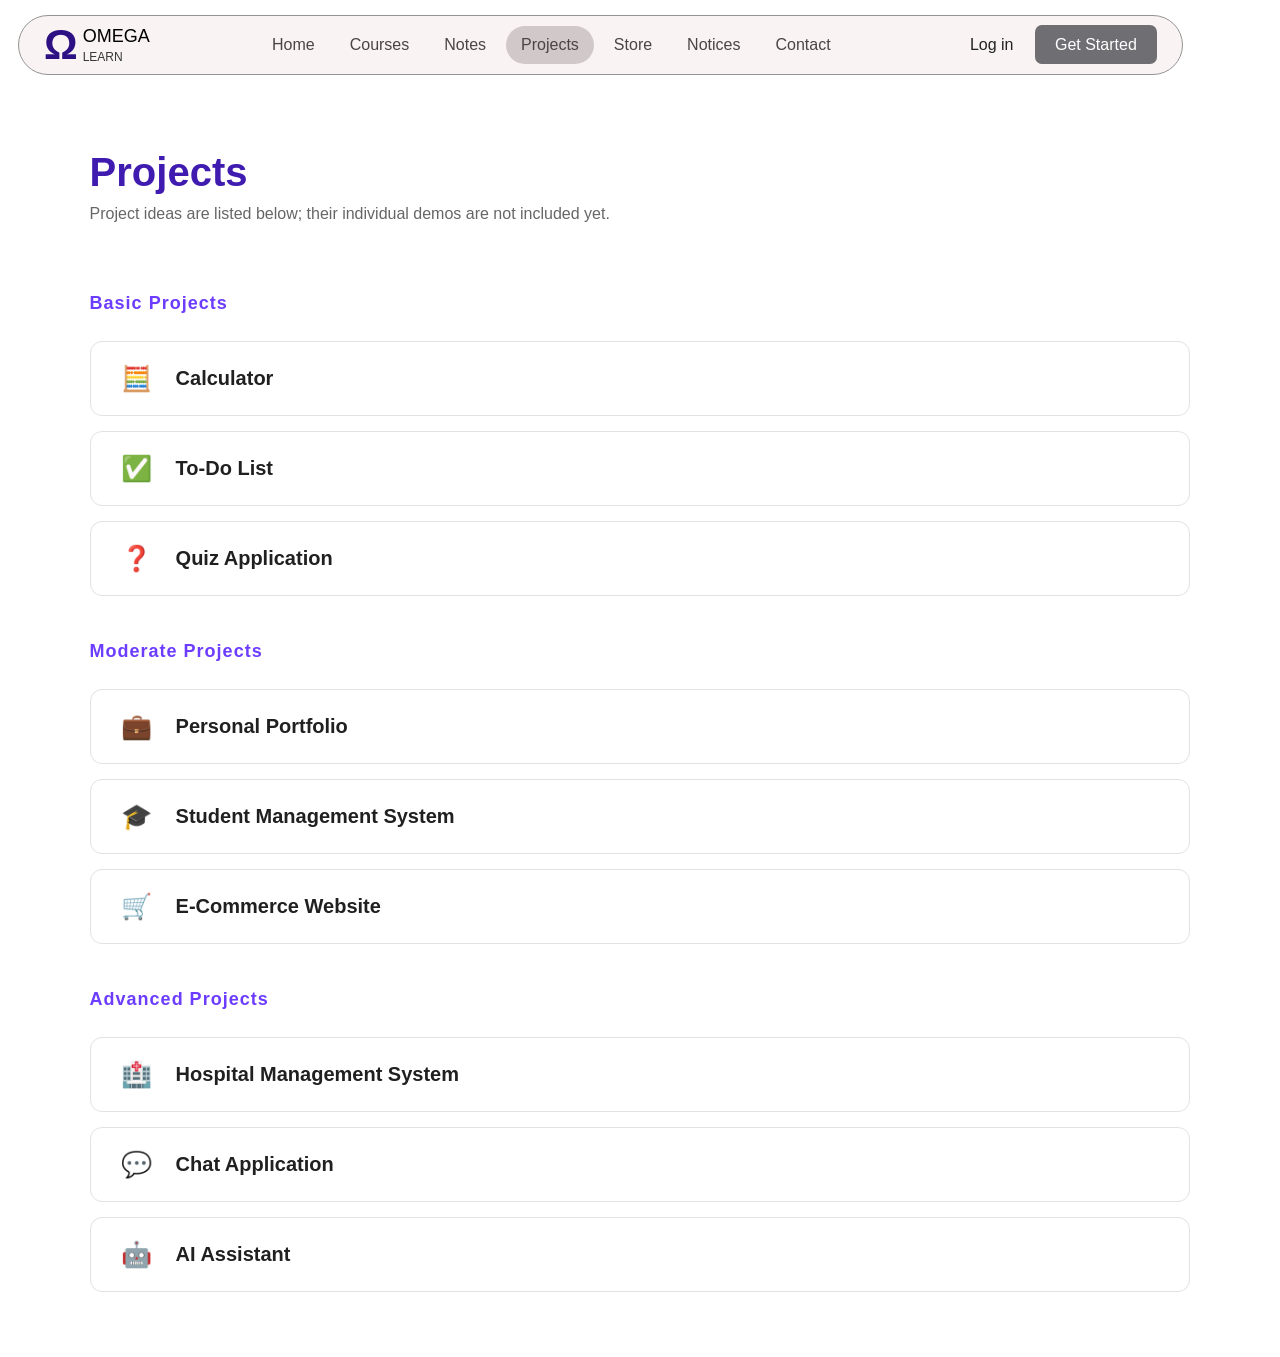
<file: web_project/project.html>
<!-- project.html -->
<!DOCTYPE html>
<html lang="en">

<head>
    <meta charset="UTF-8">
    <meta name="viewport" content="width=device-width, initial-scale=1.0">
    <title>Projects</title>
    <link rel="stylesheet" href="style.css">
</head>

<body>

    <header>
        <div class="navbar">
            <div class="logo">
                <div class="logo-symbol">Ω</div>
                <div class="logo-text">
                    <span>OMEGA</span><br>
                    <span>LEARN</span>
                </div>
            </div>

            <nav>
                <a href="index.html">Home</a>
                <a href="courses.html">Courses</a>
                <a href="notes.html">Notes</a>
                <a href="project.html" class="active">Projects</a>
                <a href="store.html">Store</a>
                <a href="notices.html">Notices</a>
                <a href="contact.html">Contact</a>
            </nav>

            <div class="nav-buttons">
                <a href="login.html" class="login">Log in</a>
                <a href="signup.html" class="signup">Get Started</a>
            </div>
            
        </div>
    </header>

    <main>
        <section class="notes">
            <h2>Projects</h2>
            <p>Project ideas are listed below; their individual demos are not included yet.</p>

            <h3 class="level">Basic Projects</h3>
            <div class="note">
                <div class="note-content">
                    <span class="note-icon">🧮</span>
                    <h3>Calculator</h3>
                </div>
            </div>

            <div class="note">
                <div class="note-content">
                    <span class="note-icon">✅</span>
                    <h3>To-Do List</h3>
                </div>
            </div>

            <div class="note">
                <div class="note-content">
                    <span class="note-icon">❓</span>
                    <h3>Quiz Application</h3>
                </div>
            </div>

            <h3 class="level">Moderate Projects</h3>
            <div class="note">
                <div class="note-content">
                    <span class="note-icon">💼</span>
                    <h3>Personal Portfolio</h3>
                </div>
            </div>

            <div class="note">
                <div class="note-content">
                    <span class="note-icon">🎓</span>
                    <h3>Student Management System</h3>
                </div>
            </div>

            <div class="note">
                <div class="note-content">
                    <span class="note-icon">🛒</span>
                    <h3>E-Commerce Website</h3>
                </div>
            </div>

            <h3 class="level">Advanced Projects</h3>
            <div class="note">
                <div class="note-content">
                    <span class="note-icon">🏥</span>
                    <h3>Hospital Management System</h3>
                </div>
            </div>

            <div class="note">
                <div class="note-content">
                    <span class="note-icon">💬</span>
                    <h3>Chat Application</h3>
                </div>
            </div>

            <div class="note">
                <div class="note-content">
                    <span class="note-icon">🤖</span>
                    <h3>AI Assistant</h3>
                </div>
            </div>

        </section>
    </main>
    <script src="script.js"></script>
</body>

</html>
</file>
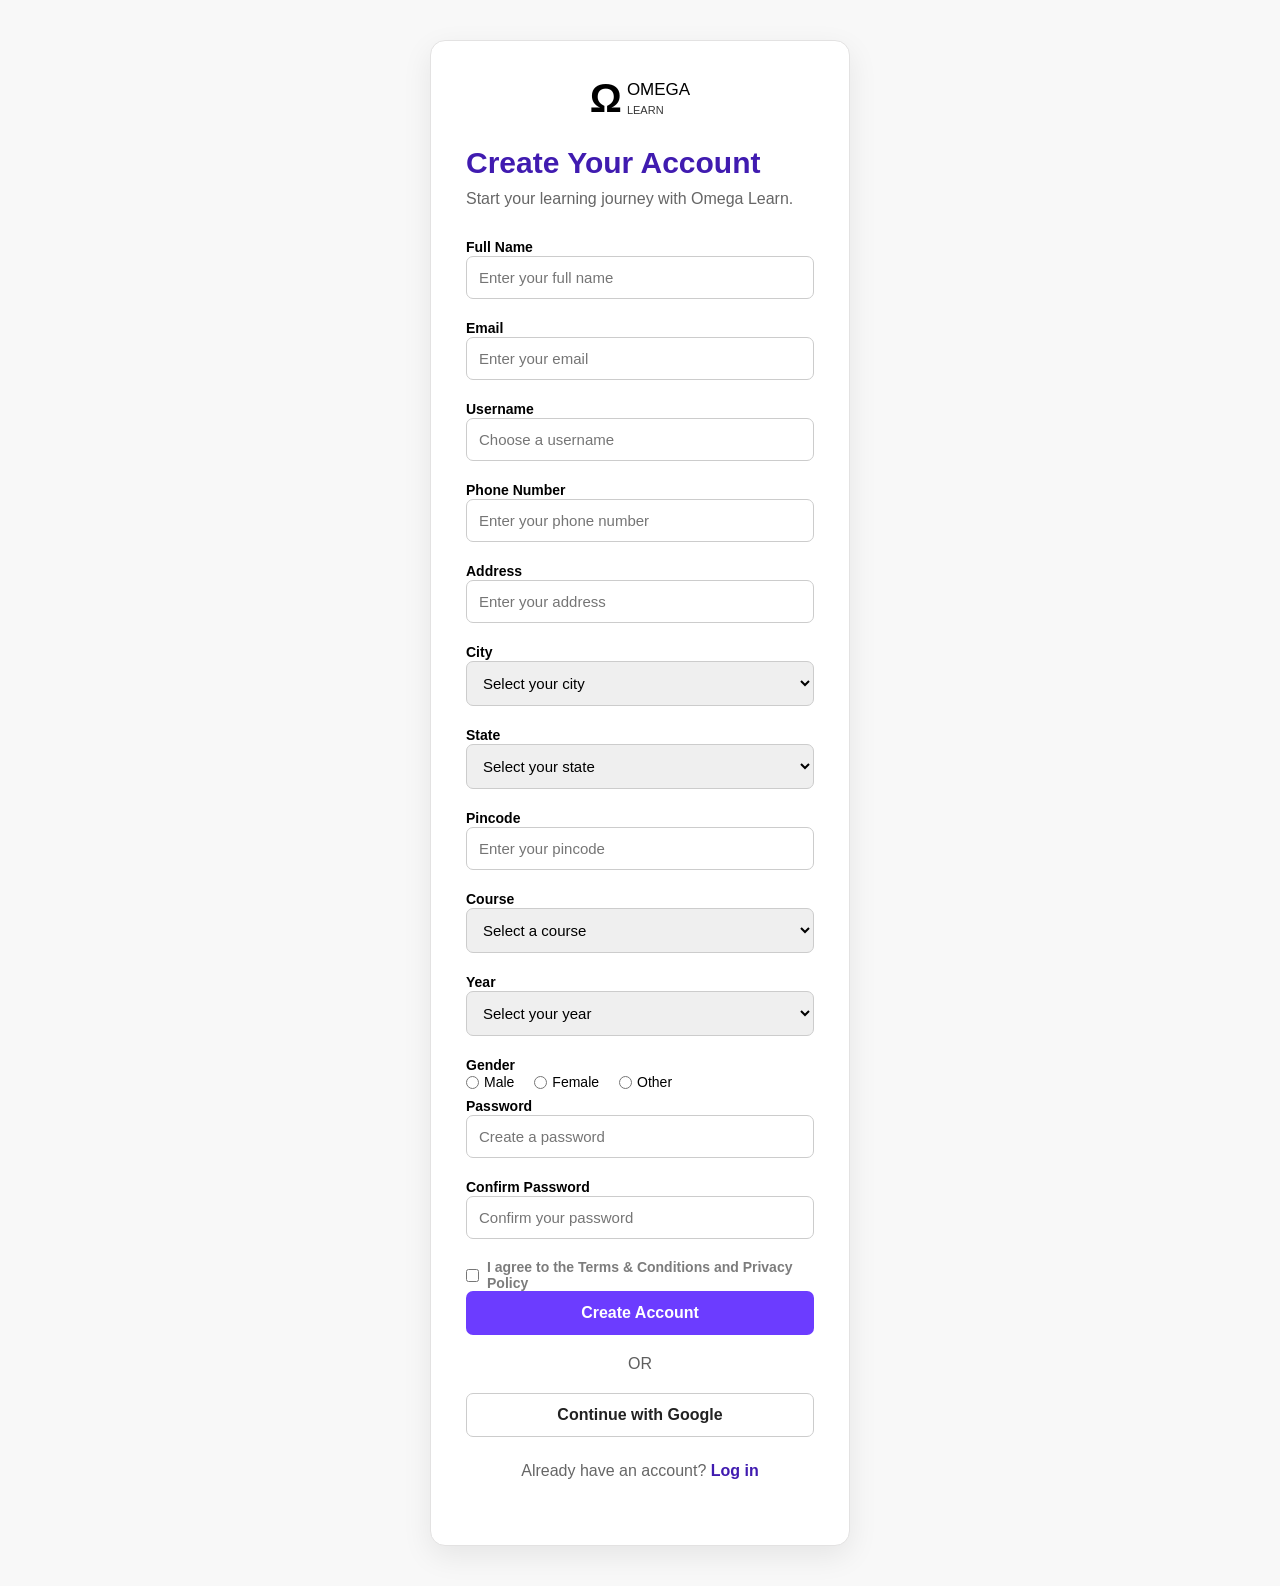
<file: web_project/signup.html>
<!-- signup.html -->
<!DOCTYPE html>
<html lang="en">

<head>
    <meta charset="UTF-8">
    <meta name="viewport" content="width=device-width, initial-scale=1.0">

    <title>Sign Up</title>
    <link rel="stylesheet" href="style.css">
</head>

<body>
    <main>
        <section class="signup-page">
            <div class="signup-box">

                <div class="Logo">
                    <div class="Logo-symbol">Ω</div>
                    <div class="Logo-text">
                        <span>OMEGA</span><br>
                        <span>LEARN</span>
                    </div>
                </div>


                <h2>Create Your Account</h2>
                <p>Start your learning journey with Omega Learn.</p>

                <form id="signupForm" action="register.php" method="POST">


                    <label for="name">Full Name</label>
                    <input type="text" id="name" name="name" placeholder="Enter your full name">
                    <small class="error" id="nameError"></small>

                    <label for="email">Email</label>
                    <input type="email" id="email" name="email" placeholder="Enter your email">
                    <small class="error" id="emailError"></small>

                    <label for="username">Username</label>
                    <input type="text" id="username" name="username" placeholder="Choose a username" required>
                    <small class="error" id="usernameError"></small>


                    <label for="phone">Phone Number</label>
                    <input type="tel" id="phone" name="phone" placeholder="Enter your phone number">
                    <small class="error" id="phoneError"></small>

                    <label for="address">Address</label>
                    <input type="text" id="address" name="address" placeholder="Enter your address">
                    <small class="error" id="addressError"></small>

                    <label for="city">City</label>
                    <select id="city" name="city">
                        <option value="">Select your city</option>
                        <option value="Surat">Surat</option>
                        <option value="Pune">Pune</option>
                        <option value="Bengaluru">Bengaluru</option>
                        <option value="Chennai">Chennai</option>
                        <option value="Hyderabad">Hyderabad</option>
                        <option value="Delhi">Delhi</option>
                        <option value="Ahmedabad">Ahmedabad</option>
                        <option value="Jaipur">Jaipur</option>
                        <option value="Lucknow">Lucknow</option>
                        <option value="Kolkata">Kolkata</option>
                    </select>
                    <small class="error" id="cityError"></small>

                    <label for="state">State</label>
                    <select id="state" name="state">
                        <option value="">Select your state</option>
                        <option value="Maharashtra">Maharashtra</option>
                        <option value="Karnataka">Karnataka</option>
                        <option value="Tamil Nadu">Tamil Nadu</option>
                        <option value="Telangana">Telangana</option>
                        <option value="Delhi">Delhi</option>
                        <option value="Gujarat">Gujarat</option>
                        <option value="Rajasthan">Rajasthan</option>
                        <option value="Uttar Pradesh">Uttar Pradesh</option>
                        <option value="West Bengal">West Bengal</option>
                        <option value="Andhra Pradesh">Andhra Pradesh</option>
                    </select>
                    <small class="error" id="stateError"></small>

                    <label for="pincode">Pincode</label>
                    <input type="text" id="pincode" name="pincode" placeholder="Enter your pincode">
                    <small class="error" id="pincodeError"></small>

                    <label for="course">Course</label>
                    <select id="course" name="course">
                        <option value="">Select a course</option>
                        <option value="C Programming">C Programming</option>
                        <option value="C++ Programming">C++ Programming</option>
                        <option value="Data Structures & Algorithms">Data Structures & Algorithms</option>
                        <option value="Web Development">Web Development</option>
                        <option value="Python">Python</option>
                        <option value="Artificial Intelligence">Artificial Intelligence</option>
                    </select>
                    <small class="error" id="courseError"></small>

                    <label for="year">Year</label>
                    <select id="year" name="year">
                        <option value="">Select your year</option>
                        <option value="1st Year">1st Year</option>
                        <option value="2nd Year">2nd Year</option>
                        <option value="3rd Year">3rd Year</option>
                        <option value="4th Year">4th Year</option>
                    </select>
                    <small class="error" id="yearError"></small>

                    <label>Gender</label>
                    <div class="gender">
                        <label><input type="radio" name="gender" value="Male"> Male</label>
                        <label><input type="radio" name="gender" value="Female"> Female</label>
                        <label><input type="radio" name="gender" value="Other"> Other</label>
                    </div>
                    <small class="error" id="genderError"></small>

                    <label for="password">Password</label>
                    <input type="password" id="password" name="password" placeholder="Create a password">
                    <small class="strength" id="strength"></small>
                    <small class="error" id="passwordError"></small>

                    <label for="confirmPassword">Confirm Password</label>
                    <input type="password" id="confirmPassword" name="confirmPassword"
                        placeholder="Confirm your password">
                    <small class="error" id="confirmPasswordError"></small>

                    <label class="check">
                        <input type="checkbox" id="terms" name="terms">
                        I agree to the Terms & Conditions and Privacy Policy
                    </label>
                    <small class="error" id="termsError"></small>

                    <button type="submit" class="form-btn">
                        Create Account
                    </button>
                    <small class="success" id="successMessage"></small>
                </form>

                <div class="or">
                    <span>OR</span>
                </div>

                <a href="#" class="google">Continue with Google</a>

                <p class="account">
                    Already have an account?
                    <a href="login.html">Log in</a>
                </p>

            </div>
        </section>
    </main>
    <script src="script.js"></script>
    <script>
        const params = new URLSearchParams(window.location.search);

        if (params.has("error")) {
            alert(params.get("error"));
        }

        if (params.has("success")) {
            alert(params.get("success"));
        }
    </script>
</body>

</html>
</file>
<file: web_project/style.css>
* {
    margin: 0;
    padding: 0;
    box-sizing: border-box;
    font-family: Arial, Helvetica, sans-serif;
}

/* Notice */

.notices {
    padding: 50px 7%;
}

.notices h2 {
    color: #401bb0;
    font-size: 40px;
    margin-bottom: 10px;
}

.notices > p {
    color: #666;
    margin-bottom: 30px;
}

.notice-controls {
    display: flex;
    gap: 15px;
    margin-bottom: 30px;
}

.notice-controls input,
.notice-controls select {
    padding: 14px 18px;
    border: 1px solid #999;
    border-radius: 10px;
    font-size: 16px;
}

.notice-controls input {
    flex: 1;
}

.notice-controls select {
    width: 180px;
    background-color: white;
}

#loading {
    color: #666;
}

#errorMessage {
    color: #d93025;
}

#noticeList {
    display: grid;
    grid-template-columns: repeat(3, 1fr);
    gap: 20px;
}

.notice-card {
    border: 1px solid #e3e2e2;
    border-radius: 12px;
    padding: 25px;
    background-color: white;
}

.notice-card:hover {
    box-shadow: 0 10px 25px rgba(0, 0, 0, .12);
}

.notice-card h3 {
    color: #202020;
    margin-bottom: 10px;
}

.notice-card p {
    color: #666;
    margin-bottom: 10px;
}

.notice-category {
    color: #6c3cff;
    font-weight: bold;
}

.notice-date {
    color: #888;
    font-size: 14px;
}

#pagination {
    display: flex;
    justify-content: center;
    gap: 10px;
    margin-top: 30px;
}

#pagination button {
    padding: 10px 16px;
    border: 1px solid #ccc;
    border-radius: 8px;
    background-color: white;
    cursor: pointer;
}

#pagination button:hover {
    background-color: #d1c9c9;
}

#pagination button.active {
    background-color: #6c3cff;
    color: white;
}


/* navbar */
header {
    height: 100px;
    background-color: white;
    padding: 15px 18px 0 18px;

}
.navbar {
    height: 60px;
    width: 91%;
    display: flex;
    align-items: center;
    justify-content: space-between;
    padding: 0 25px;
    border: 1px solid #939393;
    border-radius: 55px;
    background-color: rgba(249, 243, 243, .99);
    position: fixed;
}
.logo {
    display: flex;
    align-items: center;
}
.logo-symbol {
    color: #2d1083;
    font-size: 42px;
    font-weight: bold;
}
.logo-text span:first-child {
    font-size: 18px;
    font-weight: 300;
    padding-left: 5px;
}
.logo-text span:last-child {
    font-size: 12px;
    font-weight: 300;
    padding-left: 5px;
    color: #363636;
}
.menu-btn {
    display: none;
    background: none;
    border: none;
    font-size: 28px;
    cursor: pointer;
    color: #222;
}
nav {
    display: flex;
    align-items: center;
    gap: 5px;
}
nav a {
    color: rgb(75, 68, 68);
    text-decoration: none;
    padding: 10px 15px;
    border-radius: 40px;
}
nav a:hover {
    background-color: #d1c9c9;
}
nav a.active {
    background-color: #d1c9c9;
    border-radius: 40px;
}
.login {
    color: #222;
    text-decoration: none;
    padding : 8px 15px;
    border-radius: 5px;
    border: 2px solid rgb(249, 243, 243);
}
.login:hover{
    border: 2px solid #666;
    color: black;
}
.signup {
    color: white;
    text-decoration: none;
    background-color: #6f6e72;
    padding: 11px 20px;
    border-radius: 7px;
}
.signup:hover{
    background-color: #47464a;
}

/* hero */
.hero {
    padding: 20px 10%;
    display: flex;
    align-items: center;
    justify-content: space-between;
    gap: 60px;
    background-color: white;
}
.text{
    color: #401bb0;
}
h1{
    font-size: 55px;
}
.hero-text {
    color: #666;
    font-size: 18px;
    line-height: 1.5;
    max-width: 570px;
}
.hero-buttons {
   margin-top: 35px;
}
.btn {
    padding: 15px 25px;
    border-radius: 7px;
    text-decoration: none;
    font-weight: bold;
    background-color: #5f3cc9;
    color: white;
}

/* code */
.hero-card {
    width: 420px;
    background-color: #323131;
    border-radius: 15px;
    box-shadow: 0 25px 50px rgba(0, 0, 0, 0.3);
}
.code-top {
    height: 45px;
    padding: 15px;
    border-top-left-radius: 15px;
    border-top-right-radius: 15px;
    background-color: #252525;
    display: flex;
    gap: 7px;
}
.code-top span {
    width: 10px;
    height: 10px;
    border-radius: 50%;
    background-color: #888;
}
.code {
    padding: 30px;
    color: #ddd;
    font-family: monospace;
    line-height: 2;
}
.blue {
    color: #826cc2;
}
.green {
    color: #65d68b;
}

/* courses */
.course-heading {
    padding: 50px 7%;
}
.section {
    display: flex;
    justify-content: space-between;
    margin-bottom: 40px;
}
h2 {
    color: #401bb0;
    font-size: 40px;
}
.section a {
    color: #401bb0;
    text-decoration: none;
    font-weight: bold;
}
.course {
    display: grid;
    grid-template-columns: repeat(3, 1fr);
    gap: 25px;
}
.course-card {
    background-color: white;
    border: 1px solid #e3e2e2;
    border-radius: 12px;
    padding: 30px;
}
.course a {
    text-decoration: none;
}
.course-card h3{
    color:#202020;
}
.course-card:hover {
    box-shadow: 0 15px 35px rgba(0, 0, 0, .2);
}
.course-icon {
    width: 55px;
    height: 55px;
    display: flex;
    align-items: center;
    justify-content: center;
    background-color: #eee9ff;
    color: #401bb0;
    border-radius: 10px;
    font-weight: bold;
    margin-bottom: 25px;
}
.level {
    color: #777;
    font-size: 11px;
    font-weight: bold;
    letter-spacing: 1px;
    margin-bottom: 12px;
}
.course-card h3 {
    font-size: 22px;
    margin-bottom: 15px;
}
.course-card p {
    color: #666;
    line-height: 1.6;
}
.course-bottom {
    display: flex;
    justify-content: space-between;
    margin-top: 25px;
    padding-top: 20px;
    border-top: 2px solid #eee;
    color: #777;
    font-size: 13px;
}

/* why section */
.why-section {
    padding: 5px 7%;
    background-color: white;
    color: rgb(42, 41, 41);
}
.why-section h2 {
    font-size: 35px;
    line-height: 1.2;
    margin-bottom: 30px;
}
.features {
    display: grid;
    grid-template-columns: repeat(4, 1fr);
    gap: 30px;
}
.feature {
    border-top: 1px solid #5f5f5f;
    padding-top: 20px;
}
.feature h3 {
    color: #6c3cff;
    margin-bottom: 25px;
}
.feature h4 {
    font-size: 22px;
    margin-bottom: 15px;
}
.feature p {
    color: #797777;
    line-height: 1.6;
    padding-bottom: 10%;
}

/* footer */
footer {
    background-color: #202020;
    color: white;
    padding: 35px 7%;
    text-align: center;
}
.footer-logo {
    font-size: 25px;
    font-weight: bold;
    margin-bottom: 10px;
}
.f-text {
    padding: 40px 7%;
    display: flex;
    justify-content: space-around;
    background-color: #202020;
    color: #6c3cff;
    text-align: center;
}
.f-text h2 {
    font-size: 30px;
    margin-bottom: 7px;
}
footer p {
    color: #999;
}
.copyright {
    font-size: 13px;
    padding-top: 25px;
    border-top: 1px solid #333;
} 

/*notes && project */
.notes {
    padding: 50px 7%;
}
.notes h2 {
    color: #401bb0;
    font-size: 40px;
    margin-bottom: 10px;
}
.notes p {
    color: #666;
    margin-bottom: 40px;
}
.note {
    width: 100%;
    border: 1px solid #e3e2e2;
    border-radius: 12px;
    margin-bottom: 15px;
}
.note a,
.note-content {
    color: #202020;
    display: flex;
    align-items: center;
    padding: 22px 30px;
    text-decoration: none;
}
.note:hover {
    box-shadow: 0 10px 25px rgba(0, 0, 0, .12);
}
.note-icon {
    font-size: 25px;
    width: 55px;
}
.note h3 {
    font-size: 20px;
}
.arrow {
    margin-left: auto;
    font-size: 25px;
    color: #6c3cff;
}
.level{
    color: #6c3cff;
   font-size: 18px;
   padding: 30px 0 15px;
}

/* store */
.store {
    padding: 50px 7%;
}
.store h2:first-child {
    color: #401bb0;
    font-size: 40px;
    margin-bottom: 10px;
}
.store p {
    color: #666;
    margin-bottom: 30px;
}
.search {
    width: 100%;
    margin-bottom: 50px;
    position: relative  ;
}
.search input {
    width: 100%;
    padding: 16px 55px 16px 20px;
    border: 1px solid #999;
    box-sizing: border-box;
    border-radius: 10px;
    font-size: 16px;
}
.search i {
    position: absolute;
    right: 20px;
    top: 16px;
    font-size: 20px;
    color: #222;
}
.store h2:last-of-type {
    color: #401bb0;
    font-size: 30px;
    margin-bottom: 25px;
}
.products {
    display: grid;
    grid-template-columns: repeat(4, 1fr);
    gap: 25px;
}
.product {
    display: flex;
    flex-direction: column;
    border: 1px solid #ddd;
    border-radius: 12px;
    padding: 20px;
    background-color: white;
}
.product:hover {
    box-shadow: 0 10px 25px rgba(0, 0, 0, .12);
}
.product-img {
    width: 100%;
    height: 220px;
}
.product-img img {
    width: 100%;
    height: 100%;
    object-fit: contain;
}
.product-info {
    width: 100%;
    padding-top: 15px;
}
.product-info h3 {
    font-size: 20px;
    margin-bottom: 12px;
}
.product-info p {
    color: #666;
    margin-bottom: 12px;
}
.product-info h4 {
    font-size: 22px;
    margin-bottom: 18px;
}
.product-info a {
    padding: 10px 25px;
    background-color: #6c3cff;
    color: white;
    border-radius: 7px;
    text-decoration: none;
    font-weight: bold;
}
.product-info a:hover {
    background-color: #4f25c7;
}
.order-unavailable {
    display: inline-block;
    padding: 8px 12px;
    border-radius: 5px;
    background: #eee;
    color: #666;
    font-size: 13px;
}

/* signup && login*/
.signup-page {
    display: flex;
    justify-content: center;
    align-items: center;
    padding: 40px 7%;
    background-color: #f8f8f8;
}
.signup-box {
    width: 420px;
    background-color: white;
    border: 1.5px solid #e3e2e2;
    border-radius: 15px;
    padding: 35px;
    box-shadow: 0 10px 30px rgba(0, 0, 0, .08);
}
.Logo {
    display: flex;
    align-items: center;
    justify-content: center;
    margin-bottom: 25px;
}
.Logo .Logo-symbol {
    font-size: 40px;
    font-weight: bold;
}
.Logo .Logo-text span:first-child {
    font-size: 17px;
    padding-left: 5px;
}
.Logo .Logo-text span:last-child {
    font-size: 11px;
    padding-left: 5px;
    color: #363636;
}
.signup-box h2 {
    font-size: 30px;
    margin-bottom: 10px;
}
.signup-box p {
    color: #666;
    margin-bottom: 30px;
}
.signup-box label {
    margin-bottom: 7px;
    font-size: 14px;
    font-weight: bold;
}
.signup-box input {
    width: 100%;
    padding: 12px;
    margin-bottom: 20px;
    border: 1px solid #ccc;
    border-radius: 7px;
    font-size: 15px;
    outline: none;
}
.signup-box input:focus,
.signup-box select:focus,
.search input:focus {
    border-color: #6c3cff;
    box-shadow: 0 0 0 4px rgba(108, 60, 255, 0.12);
}
.sr-only {
    position: absolute;
    width: 1px;
    height: 1px;
    padding: 0;
    margin: -1px;
    overflow: hidden;
    clip: rect(0, 0, 0, 0);
    white-space: nowrap;
    border: 0;
}
.check {
    display: flex;
    align-items: center;
    gap: 8px;
    color: #7c7c7c;
    font-weight: normal ;
}
.check input {
    width: auto;
    margin: 0;
}
.signup-box button {
    width: 100%;
    padding: 13px;
    border: none;
    border-radius: 7px;
    background-color: #6c3cff;
    font-size: 16px;
    font-weight: bold;
}
.signup-box button a{
    text-decoration: none;
    color: rgb(33, 4, 58);
}
.signup-box button:hover {
    background-color: #4f25c7;
}
.form-btn {
    display: block;
    width: 100%;
    padding: 13px;
    border-radius: 7px;
    background-color: #6c3cff;
    color: white;
    text-align: center;
    text-decoration: none;
    font-size: 16px;
    font-weight: bold;
}
.form-btn:hover {
    background-color: #4f25c7;
}
.or {
    text-align: center;
    color: #5f5f5f;
    margin: 20px 0;
}
.google {
    display: block;
    text-align: center;
    padding: 12px;
    border: 1px solid #ccc;
    border-radius: 7px;
    text-decoration: none;
    color: #222;
    font-weight: bold;
}
.google:hover {
    background-color: #f5f5f5;
}
.account {
    text-align: center;
    margin-top: 25px;
    color: #666;
}
.account a {
    color: #401bb0;
    text-decoration: none;
    font-weight: bold;
}

.signup-box select {
    width: 100%;
    padding: 12px;
    margin-bottom: 20px;
    border: 1px solid #ccc;
    border-radius: 7px;
    font-size: 15px;
}

.error {
    display: block;
    color: #d93025;
    font-size: 12px;
    margin-top: -15px;
    margin-bottom: 15px;
}

.strength {
    display: block;
    font-size: 13px;
    margin-top: -15px;
    margin-bottom: 15px;
}

.gender {
    display: flex;
    gap: 20px;
    margin-bottom: 10px;
}

.gender label {
    display: flex;
    align-items: center;
    gap: 5px;
    font-weight: normal;
}

.gender input {
    width: auto;
    margin: 0;
}

.success {
    text-align: center;
    color: green;
    font-weight: bold;
    margin-top: 15px;
}

/* ================= TABLET ================= */

@media (max-width: 900px) {

    /* navbar */
    .navbar {
        width: calc(100% - 36px);
        padding: 0 20px;
    }

    nav {
        gap: 2px;
    }

    nav a {
        padding: 9px 12px;
        font-size: 14px;
    }

    .login {
        padding: 7px 10px;
    }

    .signup {
        padding: 9px 12px;
    }


    /* hero */
    .hero {
        padding: 50px 7%;
        gap: 30px;
    }

    h1 {
        font-size: 45px;
    }

    .hero-card {
        width: 45%;
    }


    /* courses */
    .course {
        grid-template-columns: repeat(2, 1fr);
    }


    /* why section */
    .features {
        grid-template-columns: repeat(2, 1fr);
    }


    /* store */
    .products {
        grid-template-columns: repeat(2, 1fr);
    }
}


/* ================= MOBILE ================= */

@media (max-width: 600px) {

    /* navbar */
    header {
        height: auto;
        padding: 10px;
    }

    .navbar {
        width: calc(100% - 20px);
        height: auto;
        min-height: 60px;
        padding: 10px 15px;
        flex-wrap: wrap;
        gap: 10px;
        box-sizing: border-box;
    }

    /* logo */
    .logo-symbol {
        font-size: 30px;
    }

    .logo-text span:first-child {
        font-size: 13px;
    }

    .logo-text span:last-child {
        font-size: 9px;
    }

    /* navigation */
    nav {
        display: flex;
        order: 3;
        width: 100%;
        justify-content: space-between;
        gap: 2px;
        flex-wrap: wrap;
    }

    nav a {
        padding: 7px 5px;
        font-size: 10px;
    }

    /* hide login */
    .login {
        display: none;
    }

    .signup {
        padding: 8px 10px;
        font-size: 11px;
    }

    /* hero */
    .hero {
        flex-direction: column;
        align-items: flex-start;
        padding: 40px 7%;
        gap: 30px;
    }

    h1 {
        font-size: 40px;
    }

    .hero-text {
        font-size: 16px;
    }

    .hero-card {
        width: 100%;
    }

    /* courses */
    .course-heading {
        padding: 40px 7%;
    }

    .section {
        margin-bottom: 25px;
    }

    .section h2 {
        font-size: 28px;
    }

    .course {
        grid-template-columns: 1fr;
        gap: 18px;
    }

    .course-card {
        padding: 22px;
    }

    /* why section */
    .why-section {
        padding: 40px 7%;
    }

    .features {
        grid-template-columns: 1fr;
        gap: 25px;
    }

    .why-section h2 {
        font-size: 28px;
    }

    /* notes and projects */
    .notes {
        padding: 40px 7%;
    }

    .notes h2 {
        font-size: 30px;
    }

    .note a,
    .note-content {
        padding: 18px;
    }

    .note h3 {
        font-size: 16px;
    }

    /* notices */
    .notices {
        padding: 40px 7%;
    }

    .notices h2 {
        font-size: 30px;
    }

    .notice-controls {
        flex-direction: column;
    }

    .notice-controls select {
        width: 100%;
    }

    #noticeList {
        grid-template-columns: 1fr;
    }

    /* store */
    .store {
        padding: 40px 7%;
    }

    .store h2:first-child {
        font-size: 30px;
    }

    .products {
        grid-template-columns: 1fr;
    }

    .product-img {
        height: 250px;
    }

    /* footer */
    .f-text {
        display: grid;
        grid-template-columns: repeat(2, 1fr);
        gap: 25px;
        padding: 30px 0;
    }

    /* login and signup */
    .signup-page {
        padding: 20px 15px;
    }

    .signup-box {
        width: 100%;
        padding: 25px 20px;
    }

    .signup-box h2 {
        font-size: 25px;
    }
}
</file>
